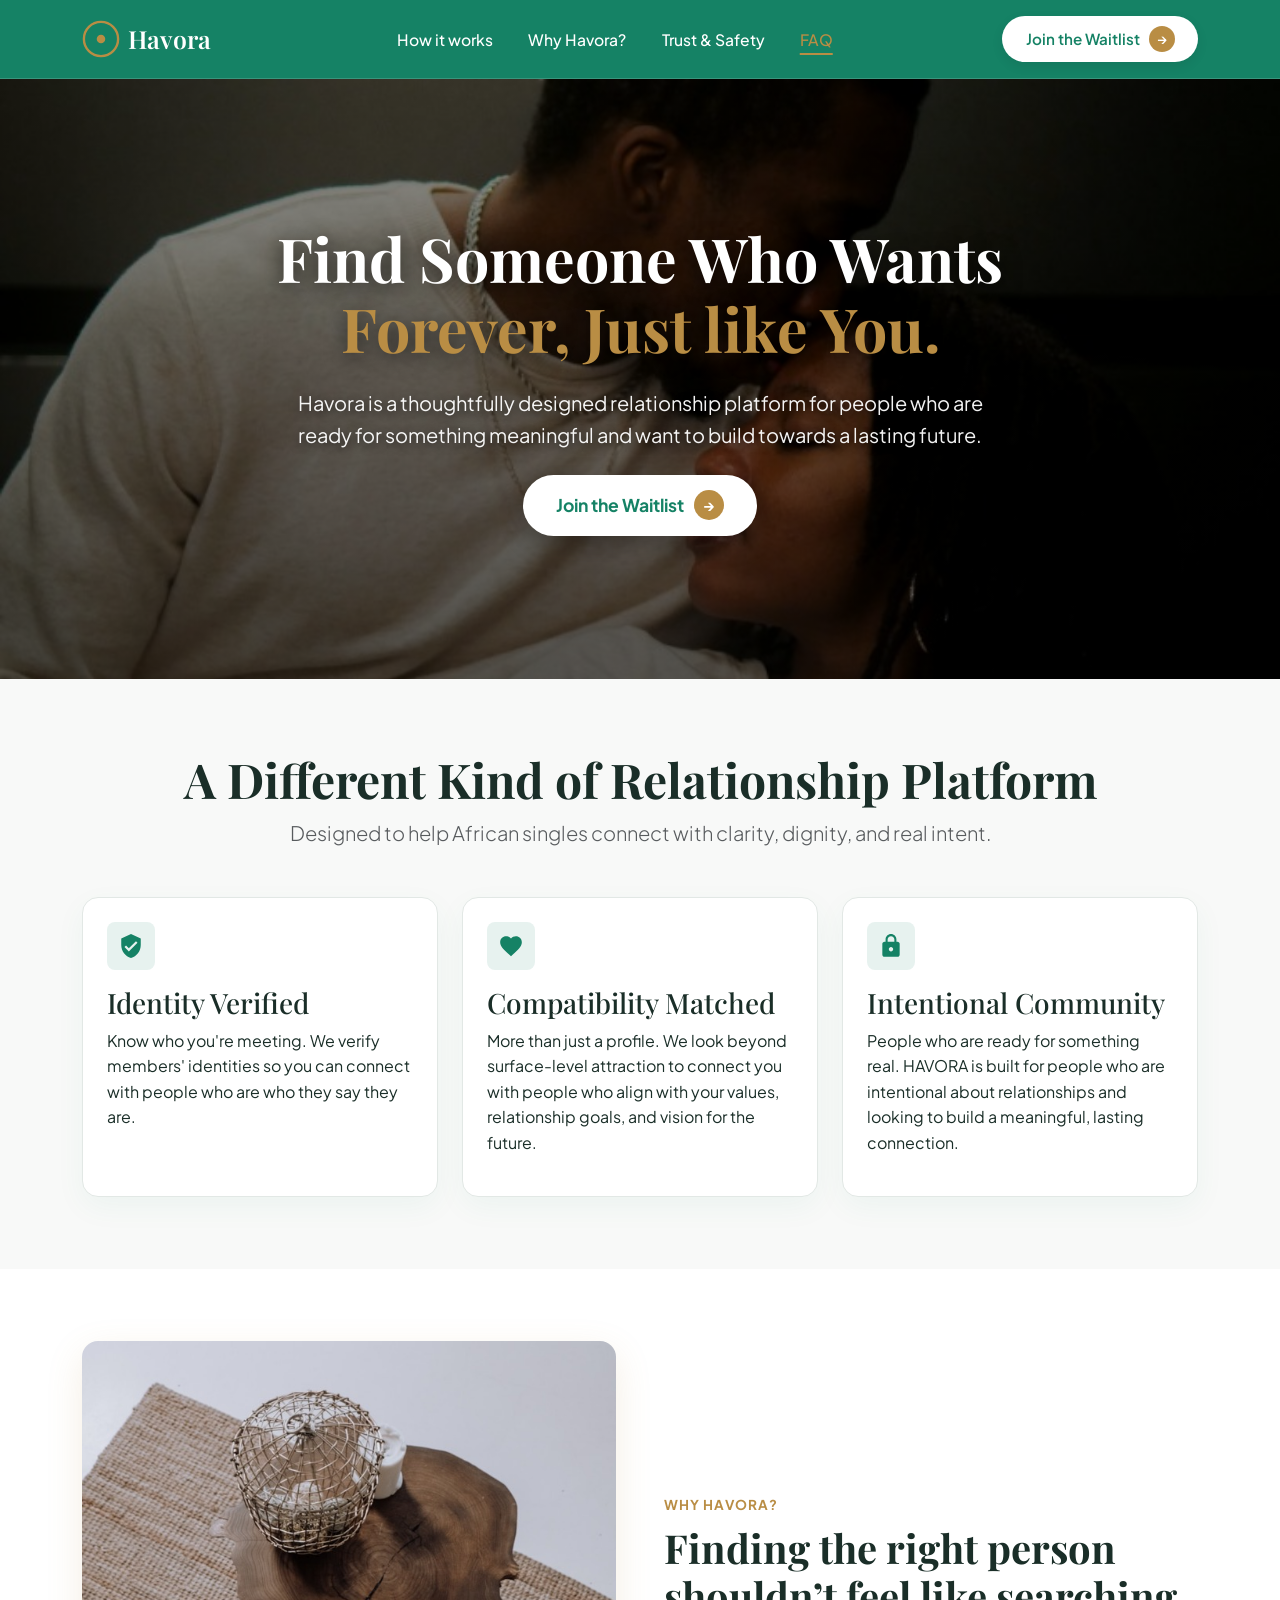
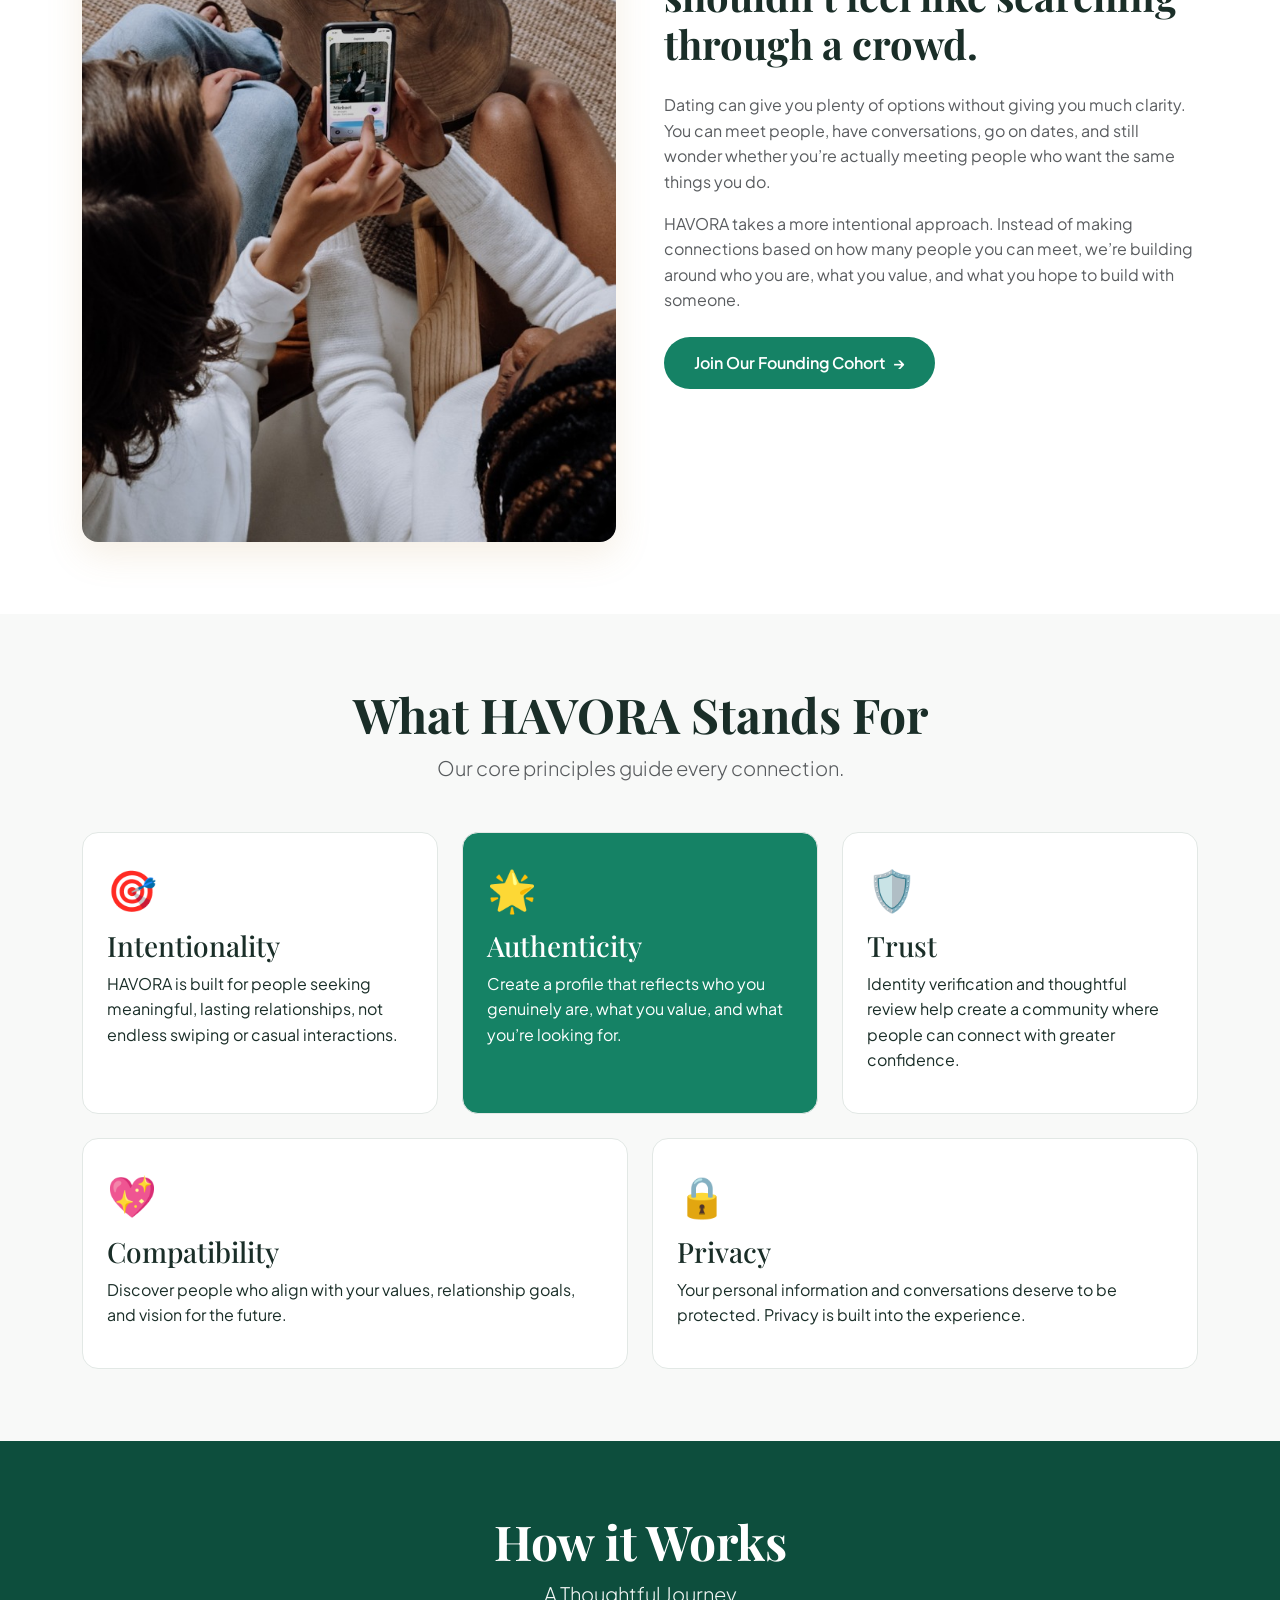
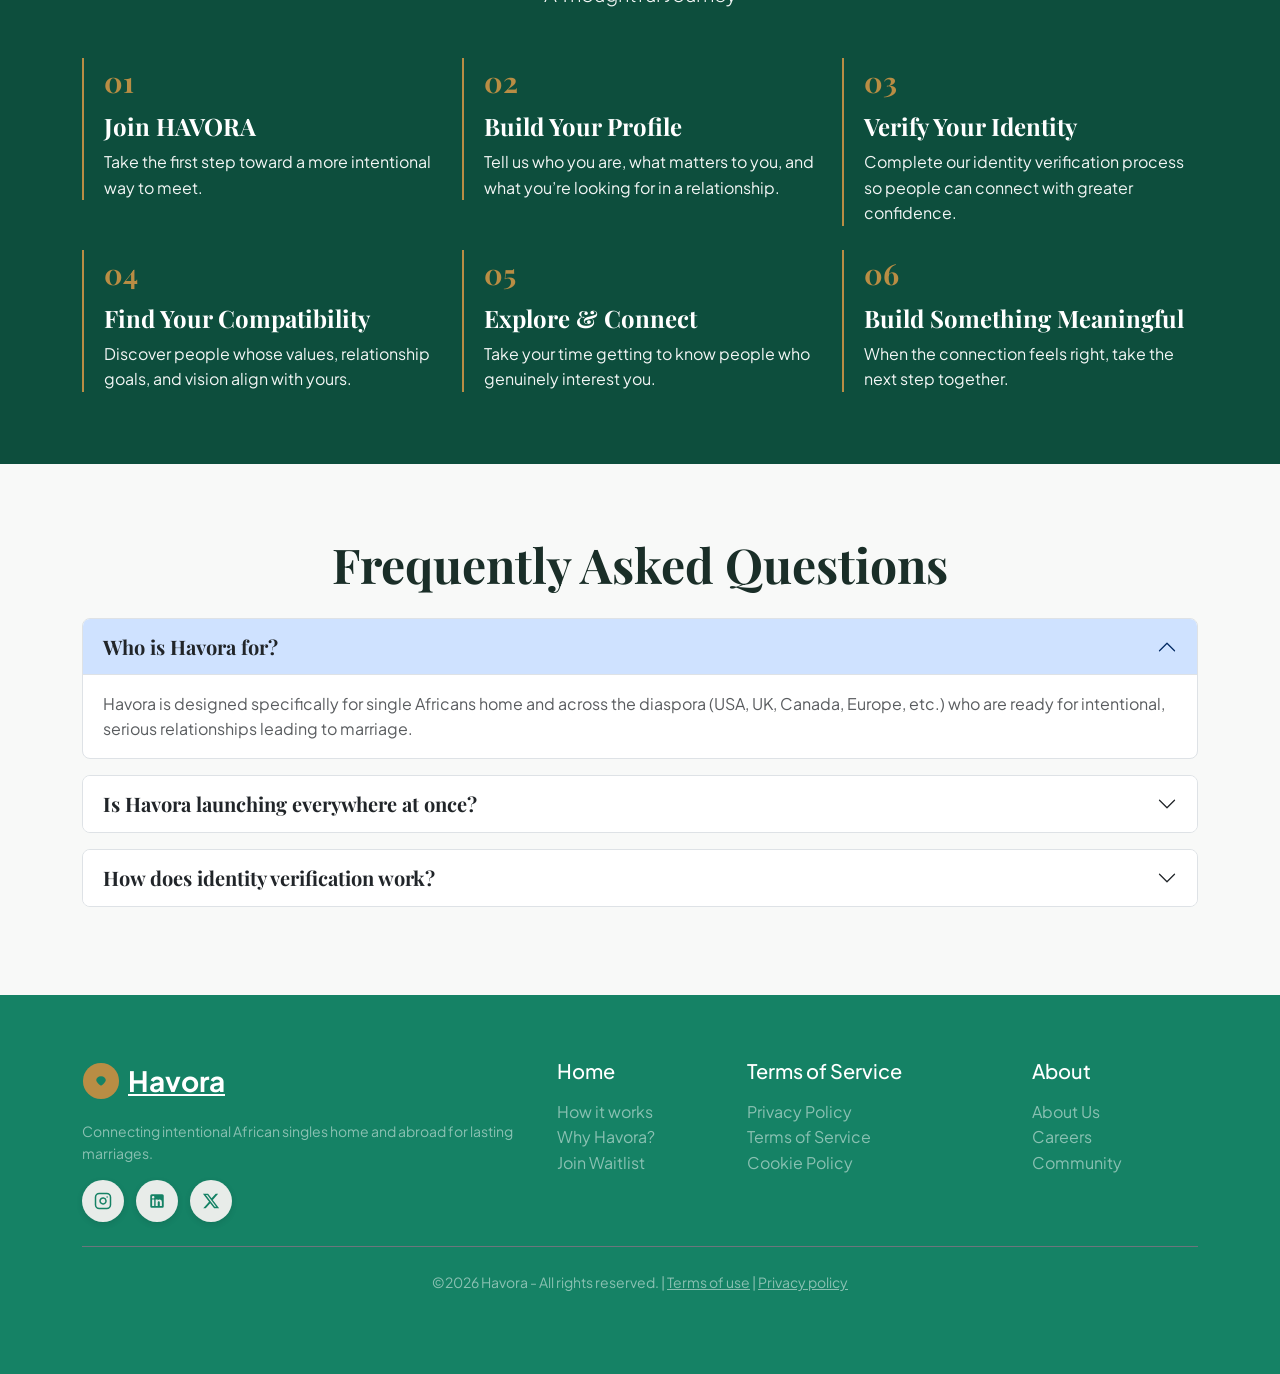
<file: index.html>
<!DOCTYPE html>
<html lang="en">
<head>
    <meta charset="UTF-8">
    <meta name="viewport" content="width=device-width, initial-scale=1.0">
    <title>HAVORA — Intentional Matchmaking for Africans Home & Abroad</title>
    <!-- Bootstrap 5.3 CSS -->
    <link href="https://cdn.jsdelivr.net/npm/bootstrap@5.3.3/dist/css/bootstrap.min.css" rel="stylesheet">
    <!-- Google Fonts: Playfair Display & Plus Jakarta Sans -->
    <link rel="preconnect" href="https://fonts.googleapis.com">
    <link rel="preconnect" href="https://fonts.gstatic.com" crossorigin>
    <link href="https://fonts.googleapis.com/css2?family=Playfair+Display:ital,wght@0,600;0,700;1,400;1,600&family=Plus+Jakarta+Sans:wght@400;500;600;700&display=swap" rel="stylesheet">
    <link rel="stylesheet" href="style.css">
</head>
<body class="v1-static-theme">

    <!-- Header Navigation -->
    <nav class="navbar navbar-expand-lg sticky-top custom-navbar">
        <div class="container">
            <a href="index.html" class="navbar-brand logo d-flex align-items-center gap-2">
                <div class="logo-emblem">
                    <svg viewBox="0 0 40 40" fill="none">
                        <circle cx="20" cy="20" r="18" fill="#158265" stroke="#B98D44" stroke-width="2.5"/>
                        <circle cx="20" cy="20" r="4.5" fill="#B98D44"/>
                    </svg>
                </div>
                <span class="logo-text text-white">Havora</span>
            </a>

            <button class="navbar-toggler border-0 text-white" type="button" data-bs-toggle="collapse" data-bs-target="#havoraNavbar" aria-controls="havoraNavbar" aria-expanded="false" aria-label="Toggle navigation">
                <span class="navbar-toggler-icon-custom">☰</span>
            </button>

            <div class="collapse navbar-collapse" id="havoraNavbar">
                <ul class="navbar-nav mx-auto mb-2 mb-lg-0 nav-links">
                    <li class="nav-item">
                        <a class="nav-link active" href="#how-it-works">How it works</a>
                    </li>
                    <li class="nav-item">
                        <a class="nav-link" href="#why-havora">Why Havora?</a>
                    </li>
                    <li class="nav-item">
                        <a class="nav-link" href="#principles">Trust & Safety</a>
                    </li>
                    <li class="nav-item">
                        <a class="nav-link" href="#faq">FAQ</a>
                    </li>
                </ul>

                <div class="nav-actions">
                    <a href="waitlist.html" class="btn btn-gold-pill">
                        <span>Join the Waitlist</span>
                        <span class="arrow-circle">&rarr;</span>
                    </a>
                </div>
            </div>
        </div>
    </nav>

    <!-- STATIC HERO BANNER (NO CAROUSEL) -->
    <header class="static-hero-section">
        <div class="container hero-content-container">
            <div class="row align-items-center justify-content-center text-center">
                <div class="col-lg-10">
                    <h1 class="hero-static-title mb-4">
                        Find Someone Who Wants <br>
                        <span class="highlight-gold">Forever, Just like You.</span>
                    </h1>
                    <p class="hero-static-subtext mx-auto mb-4">
                        Havora is a thoughtfully designed relationship platform for people who are ready for something meaningful and want to build towards a lasting future.
                    </p>
                    <div class="hero-cta-group d-flex flex-wrap justify-content-center gap-3">
                        <a href="waitlist.html" class="btn btn-gold-lg">
                            <span>Join the Waitlist</span>
                            <span class="arrow-circle-lg">&rarr;</span>
                        </a>
                    </div>
                </div>
            </div>
        </div>
    </header>

    <!-- A Different Kind of Relationship Platform -->
    <section class="section platform-section py-5">
        <div class="container py-4">
            <div class="section-header text-center mb-5">
                <h2 class="display-5 fw-bold">A Different Kind of Relationship Platform</h2>
                <p class="text-muted lead">Designed to help African singles connect with clarity, dignity, and real intent.</p>
            </div>

            <div class="row g-4">
                <div class="col-lg-4 col-md-6">
                    <div class="platform-card h-100 p-4">
                        <div class="card-icon-badge mb-3">
                            <svg viewBox="0 0 24 24" class="icon"><path fill="currentColor" d="M12 1L3 5v6c0 5.55 3.84 10.74 9 12c5.16-1.26 9-6.45 9-12V5l-9-4zm-2 16l-4-4l1.41-1.41L10 14.17l6.59-6.59L18 9l-8 8z"/></svg>
                        </div>
                        <h3>Identity Verified</h3>
                        <p>Know who you're meeting. We verify members' identities so you can connect with people who are who they say they are.</p>
                    </div>
                </div>

                <div class="col-lg-4 col-md-6">
                    <div class="platform-card h-100 p-4">
                        <div class="card-icon-badge mb-3">
                            <svg viewBox="0 0 24 24" class="icon"><path fill="currentColor" d="M12 21.35l-1.45-1.32C5.4 15.36 2 12.28 2 8.5 2 5.42 4.42 3 7.5 3c1.74 0 3.41.81 4.5 2.09C13.09 3.81 14.76 3 16.5 3 19.58 3 22 5.42 22 8.5c0 3.78-3.4 6.86-8.55 11.54L12 21.35z"/></svg>
                        </div>
                        <h3>Compatibility Matched</h3>
                        <p>More than just a profile. We look beyond surface-level attraction to connect you with people who align with your values, relationship goals, and vision for the future.</p>
                    </div>
                </div>

                <div class="col-lg-4 col-md-12">
                    <div class="platform-card h-100 p-4">
                        <div class="card-icon-badge mb-3">
                            <svg viewBox="0 0 24 24" class="icon"><path fill="currentColor" d="M18 8h-1V6c0-2.76-2.24-5-5-5S7 3.24 7 6v2H6c-1.1 0-2 .9-2 2v10c0 1.1.9 2 2 2h12c1.1 0 2-.9 2-2V10c0-1.1-.9-2-2-2zm-6 9c-1.1 0-2-.9-2-2s.9-2 2-2 2 .9 2 2-.9 2-2 2zm3.1-9H8.9V6c0-1.71 1.39-3.1 3.1-3.1 1.71 0 3.1 1.39 3.1 3.1v2z"/></svg>
                        </div>
                        <h3>Intentional Community</h3>
                        <p>People who are ready for something real. HAVORA is built for people who are intentional about relationships and looking to build a meaningful, lasting connection.</p>
                    </div>
                </div>
            </div>
        </div>
    </section>

    <!-- Why Havora? Section -->
    <section id="why-havora" class="section why-havora-section py-5 bg-white">
        <div class="container py-4">
            <div class="row align-items-center g-5">
                <div class="col-lg-6">
                    <div class="image-frame shadow-gold rounded-4 overflow-hidden">
                        <img src="why-havora.jpg" alt="Why Havora" class="img-fluid w-100 why-img">
                    </div>
                </div>

                <div class="col-lg-6">
                    <span class="why-tag-gold fw-bold text-uppercase mb-2 d-block">WHY HAVORA?</span>
                    <h2 class="display-6 fw-bold mb-4">Finding the right person shouldn’t feel like searching through a crowd.</h2>
                    <p class="text-muted mb-3">
                        Dating can give you plenty of options without giving you much clarity. You can meet people, have conversations, go on dates, and still wonder whether you’re actually meeting people who want the same things you do.
                    </p>
                    <p class="text-muted mb-4">
                        HAVORA takes a more intentional approach. Instead of making connections based on how many people you can meet, we’re building around who you are, what you value, and what you hope to build with someone.
                    </p>
                    <div class="why-cta">
                        <a href="waitlist.html" class="btn btn-teal">
                            <span>Join Our Founding Cohort</span>
                            <span class="arrow-circle">&rarr;</span>
                        </a>
                    </div>
                </div>
            </div>
        </div>
    </section>

    <!-- What HAVORA Stands For -->
    <section id="principles" class="section stands-for-section py-5">
        <div class="container py-4">
            <div class="section-header text-center mb-5">
                <h2 class="display-5 fw-bold">What HAVORA Stands For</h2>
                <p class="text-muted lead">Our core principles guide every connection.</p>
            </div>

            <div class="row g-4">
                <div class="col-lg-4 col-md-6">
                    <div class="stand-card h-100 p-4">
                        <div class="stand-icon fs-1 mb-2">🎯</div>
                        <h3>Intentionality</h3>
                        <p>HAVORA is built for people seeking meaningful, lasting relationships, not endless swiping or casual interactions.</p>
                    </div>
                </div>

                <div class="col-lg-4 col-md-6">
                    <div class="stand-card highlighted-teal h-100 p-4">
                        <div class="stand-icon fs-1 mb-2">🌟</div>
                        <h3>Authenticity</h3>
                        <p>Create a profile that reflects who you genuinely are, what you value, and what you’re looking for.</p>
                    </div>
                </div>

                <div class="col-lg-4 col-md-6">
                    <div class="stand-card h-100 p-4">
                        <div class="stand-icon fs-1 mb-2">🛡️</div>
                        <h3>Trust</h3>
                        <p>Identity verification and thoughtful review help create a community where people can connect with greater confidence.</p>
                    </div>
                </div>

                <div class="col-lg-6 col-md-6">
                    <div class="stand-card h-100 p-4">
                        <div class="stand-icon fs-1 mb-2">💖</div>
                        <h3>Compatibility</h3>
                        <p>Discover people who align with your values, relationship goals, and vision for the future.</p>
                    </div>
                </div>

                <div class="col-lg-6 col-md-12">
                    <div class="stand-card h-100 p-4">
                        <div class="stand-icon fs-1 mb-2">🔒</div>
                        <h3>Privacy</h3>
                        <p>Your personal information and conversations deserve to be protected. Privacy is built into the experience.</p>
                    </div>
                </div>
            </div>
        </div>
    </section>

    <!-- How it Works (#0D4E3D Deep Forest Green Background with Crisp White Text) -->
    <section id="how-it-works" class="section how-it-works-section py-5">
        <div class="container py-4">
            <div class="section-header text-center mb-5">
                <h2 class="display-5 fw-bold text-white mb-2">How it Works</h2>
                <p class="text-gold lead">A Thoughtful Journey</p>
            </div>

            <div class="row g-4">
                <div class="col-lg-4 col-md-6">
                    <div class="how-card">
                        <div class="step-num">01</div>
                        <h4 class="text-white fw-bold mt-2">Join HAVORA</h4>
                        <p class="text-white mb-0">Take the first step toward a more intentional way to meet.</p>
                    </div>
                </div>

                <div class="col-lg-4 col-md-6">
                    <div class="how-card">
                        <div class="step-num">02</div>
                        <h4 class="text-white fw-bold mt-2">Build Your Profile</h4>
                        <p class="text-white mb-0">Tell us who you are, what matters to you, and what you’re looking for in a relationship.</p>
                    </div>
                </div>

                <div class="col-lg-4 col-md-6">
                    <div class="how-card">
                        <div class="step-num">03</div>
                        <h4 class="text-white fw-bold mt-2">Verify Your Identity</h4>
                        <p class="text-white mb-0">Complete our identity verification process so people can connect with greater confidence.</p>
                    </div>
                </div>

                <div class="col-lg-4 col-md-6">
                    <div class="how-card">
                        <div class="step-num">04</div>
                        <h4 class="text-white fw-bold mt-2">Find Your Compatibility</h4>
                        <p class="text-white mb-0">Discover people whose values, relationship goals, and vision align with yours.</p>
                    </div>
                </div>

                <div class="col-lg-4 col-md-6">
                    <div class="how-card">
                        <div class="step-num">05</div>
                        <h4 class="text-white fw-bold mt-2">Explore & Connect</h4>
                        <p class="text-white mb-0">Take your time getting to know people who genuinely interest you.</p>
                    </div>
                </div>

                <div class="col-lg-4 col-md-6">
                    <div class="how-card">
                        <div class="step-num">06</div>
                        <h4 class="text-white fw-bold mt-2">Build Something Meaningful</h4>
                        <p class="text-white mb-0">When the connection feels right, take the next step together.</p>
                    </div>
                </div>
            </div>
        </div>
    </section>

    <!-- FAQ Accordion Section -->
    <section id="faq" class="section faq-section py-5">
        <div class="container small-container py-4">
            <div class="section-header text-center mb-4">
                <h2 class="display-5 fw-bold">Frequently Asked Questions</h2>
            </div>

            <div class="accordion custom-accordion" id="faqAccordion">
                <div class="accordion-item mb-3 rounded-3 overflow-hidden border">
                    <h2 class="accordion-header" id="faqHeadingOne">
                        <button class="accordion-button fw-bold text-dark fs-5" type="button" data-bs-toggle="collapse" data-bs-target="#faqCollapseOne" aria-expanded="true" aria-controls="faqCollapseOne">
                            Who is Havora for?
                        </button>
                    </h2>
                    <div id="faqCollapseOne" class="accordion-collapse collapse show" aria-labelledby="faqHeadingOne" data-bs-parent="#faqAccordion">
                        <div class="accordion-body text-muted">
                            Havora is designed specifically for single Africans home and across the diaspora (USA, UK, Canada, Europe, etc.) who are ready for intentional, serious relationships leading to marriage.
                        </div>
                    </div>
                </div>

                <div class="accordion-item mb-3 rounded-3 overflow-hidden border">
                    <h2 class="accordion-header" id="faqHeadingTwo">
                        <button class="accordion-button collapsed fw-bold text-dark fs-5" type="button" data-bs-toggle="collapse" data-bs-target="#faqCollapseTwo" aria-expanded="false" aria-controls="faqCollapseTwo">
                            Is Havora launching everywhere at once?
                        </button>
                    </h2>
                    <div id="faqCollapseTwo" class="accordion-collapse collapse" aria-labelledby="faqHeadingTwo" data-bs-parent="#faqAccordion">
                        <div class="accordion-body text-muted">
                            We are rolling out in curated batches to ensure deep match quality. Joining the waitlist gives you priority access as soon as your location opens.
                        </div>
                    </div>
                </div>

                <div class="accordion-item mb-3 rounded-3 overflow-hidden border">
                    <h2 class="accordion-header" id="faqHeadingThree">
                        <button class="accordion-button collapsed fw-bold text-dark fs-5" type="button" data-bs-toggle="collapse" data-bs-target="#faqCollapseThree" aria-expanded="false" aria-controls="faqCollapseThree">
                            How does identity verification work?
                        </button>
                    </h2>
                    <div id="faqCollapseThree" class="accordion-collapse collapse" aria-labelledby="faqHeadingThree" data-bs-parent="#faqAccordion">
                        <div class="accordion-body text-muted">
                            Every member completes a quick 2-step government ID & live selfie check before interacting, eliminating fake profiles and catfish.
                        </div>
                    </div>
                </div>
            </div>
        </div>
    </section>

    <!-- Footer -->
    <footer class="footer py-5 text-white">
        <div class="container py-3">
            <div class="row g-4 mb-4">
                <div class="col-lg-5 col-md-6">
                    <a href="index.html" class="logo text-white d-flex align-items-center gap-2 mb-3">
                        <div class="logo-emblem">
                            <svg viewBox="0 0 40 40" fill="none"><circle cx="20" cy="20" r="19" fill="#B98D44"/><path d="M15 19C15 17 17 15 20 15C23 15 25 17 25 19C25 22 20 25 20 25C20 25 15 22 15 19Z" fill="#158265"/></svg>
                        </div>
                        <span class="fs-3 fw-bold">Havora</span>
                    </a>
                    <p class="text-white-50 small mb-3">Connecting intentional African singles home and abroad for lasting marriages.</p>
                    
                    <!-- SVG Circular Social Media Icon Buttons -->
                    <div class="social-icons">
                        <a href="#" class="social-icon-btn" aria-label="Instagram">
                            <svg viewBox="0 0 24 24" width="18" height="18" fill="none" stroke="currentColor" stroke-width="2" stroke-linecap="round" stroke-linejoin="round"><rect x="2" y="2" width="20" height="20" rx="5" ry="5"></rect><path d="M16 11.37A4 4 0 1 1 12.63 8 4 4 0 0 1 16 11.37z"></path><line x1="17.5" y1="6.5" x2="17.51" y2="6.5"></line></svg>
                        </a>
                        <a href="#" class="social-icon-btn" aria-label="LinkedIn">
                            <svg viewBox="0 0 24 24" width="18" height="18" fill="currentColor"><path d="M19 3a2 2 0 0 1 2 2v14a2 2 0 0 1-2 2H5a2 2 0 0 1-2-2V5a2 2 0 0 1 2-2h14m-.5 15.5v-5.3a3.26 3.26 0 0 0-3.26-3.26c-.85 0-1.84.52-2.28 1.3v-1.11h-2.79v8.37h2.79v-4.93c0-.77.62-1.4 1.39-1.4a1.4 1.4 0 0 1 1.4 1.4v4.93h2.75M6.88 8.56a1.68 1.68 0 0 0 1.68-1.68c0-.93-.75-1.69-1.68-1.69a1.69 1.69 0 0 0-1.69 1.69c0 .93.76 1.68 1.69 1.68m1.39 9.94v-8.37H5.5v8.37h2.77z"/></svg>
                        </a>
                        <a href="#" class="social-icon-btn" aria-label="Twitter X">
                            <svg viewBox="0 0 24 24" width="18" height="18" fill="currentColor"><path d="M18.244 2.25h3.308l-7.227 8.26 8.502 11.24H16.17l-5.214-6.817L4.99 21.75H1.68l7.73-8.835L1.254 2.25H8.08l4.713 6.231zm-1.161 17.52h1.833L7.084 4.126H5.117z"/></svg>
                        </a>
                    </div>
                </div>

                <div class="col-lg-2 col-md-6">
                    <h5 class="text-white mb-3">Home</h5>
                    <ul class="list-unstyled">
                        <li><a href="#how-it-works" class="text-white-50 text-decoration-none">How it works</a></li>
                        <li><a href="#why-havora" class="text-white-50 text-decoration-none">Why Havora?</a></li>
                        <li><a href="waitlist.html" class="text-white-50 text-decoration-none">Join Waitlist</a></li>
                    </ul>
                </div>

                <div class="col-lg-3 col-md-6">
                    <h5 class="text-white mb-3">Terms of Service</h5>
                    <ul class="list-unstyled">
                        <li><a href="#" class="text-white-50 text-decoration-none">Privacy Policy</a></li>
                        <li><a href="#" class="text-white-50 text-decoration-none">Terms of Service</a></li>
                        <li><a href="#" class="text-white-50 text-decoration-none">Cookie Policy</a></li>
                    </ul>
                </div>

                <div class="col-lg-2 col-md-6">
                    <h5 class="text-white mb-3">About</h5>
                    <ul class="list-unstyled">
                        <li><a href="#" class="text-white-50 text-decoration-none">About Us</a></li>
                        <li><a href="#" class="text-white-50 text-decoration-none">Careers</a></li>
                        <li><a href="#" class="text-white-50 text-decoration-none">Community</a></li>
                    </ul>
                </div>
            </div>

            <div class="border-top border-secondary pt-4 text-center text-white-50 small">
                <p>©2026 Havora - All rights reserved. | <a href="#" class="text-white-50">Terms of use</a> | <a href="#" class="text-white-50">Privacy policy</a></p>
            </div>
        </div>
    </footer>

    <!-- Bootstrap 5.3 JS Bundle -->
    <script src="https://cdn.jsdelivr.net/npm/bootstrap@5.3.3/dist/js/bootstrap.bundle.min.js"></script>
    <script src="script.js"></script>
</body>
</html>
</file>
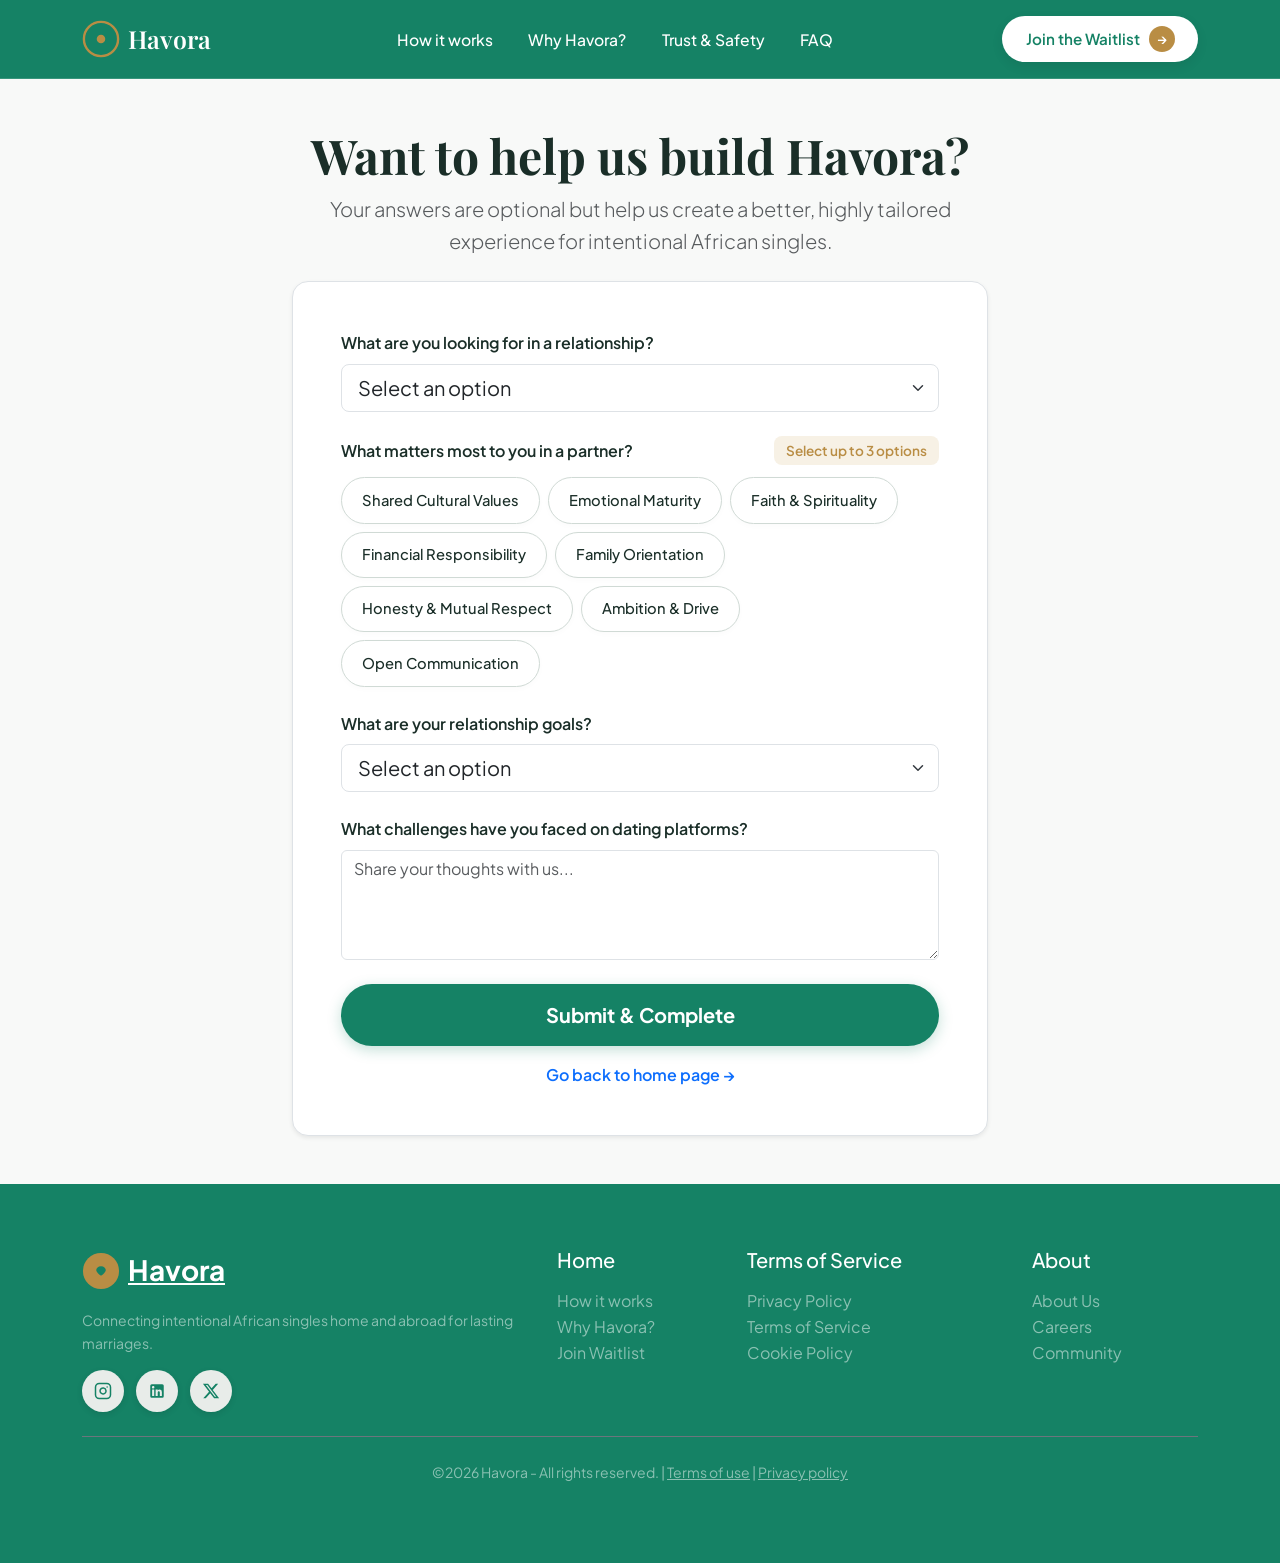
<file: research.html>
<!DOCTYPE html>
<html lang="en">
<head>
    <meta charset="UTF-8">
    <meta name="viewport" content="width=device-width, initial-scale=1.0">
    <title>Help Us Build Havora — Research Questions</title>
    <!-- Bootstrap 5.3 CSS -->
    <link href="https://cdn.jsdelivr.net/npm/bootstrap@5.3.3/dist/css/bootstrap.min.css" rel="stylesheet">
    <!-- Google Fonts: Playfair Display & Plus Jakarta Sans -->
    <link rel="preconnect" href="https://fonts.googleapis.com">
    <link rel="preconnect" href="https://fonts.gstatic.com" crossorigin>
    <link href="https://fonts.googleapis.com/css2?family=Playfair+Display:ital,wght@0,600;0,700;1,400;1,600&family=Plus+Jakarta+Sans:wght@400;500;600;700&display=swap" rel="stylesheet">
    <link rel="stylesheet" href="style.css">
</head>
<body class="page-research py-0">

    <!-- Header Navigation -->
    <nav class="navbar navbar-expand-lg sticky-top custom-navbar">
        <div class="container">
            <a href="index.html" class="navbar-brand logo d-flex align-items-center gap-2">
                <div class="logo-emblem">
                    <svg viewBox="0 0 40 40" fill="none">
                        <circle cx="20" cy="20" r="18" fill="#158265" stroke="#B98D44" stroke-width="2.5"/>
                        <circle cx="20" cy="20" r="4.5" fill="#B98D44"/>
                    </svg>
                </div>
                <span class="logo-text text-white">Havora</span>
            </a>

            <button class="navbar-toggler border-0 text-white" type="button" data-bs-toggle="collapse" data-bs-target="#havoraNavbar" aria-controls="havoraNavbar" aria-expanded="false" aria-label="Toggle navigation">
                <span class="navbar-toggler-icon-custom">☰</span>
            </button>

            <div class="collapse navbar-collapse" id="havoraNavbar">
                <ul class="navbar-nav mx-auto mb-2 mb-lg-0 nav-links">
                    <li class="nav-item">
                        <a class="nav-link" href="index.html#how-it-works">How it works</a>
                    </li>
                    <li class="nav-item">
                        <a class="nav-link" href="index.html#why-havora">Why Havora?</a>
                    </li>
                    <li class="nav-item">
                        <a class="nav-link" href="index.html#principles">Trust & Safety</a>
                    </li>
                    <li class="nav-item">
                        <a class="nav-link" href="index.html#faq">FAQ</a>
                    </li>
                </ul>

                <div class="nav-actions">
                    <a href="waitlist.html" class="btn btn-gold-pill">
                        <span>Join the Waitlist</span>
                        <span class="arrow-circle">&rarr;</span>
                    </a>
                </div>
            </div>
        </div>
    </nav>

    <!-- Main Content -->
    <main class="main-content research-page-content py-5">
        <div class="container" style="max-width: 720px;">
            <div class="research-header text-center mb-4">
                <h1 class="page-title display-5 fw-bold mb-2">Want to help us build Havora?</h1>
                <p class="page-subtitle text-muted lead">Your answers are optional but help us create a better, highly tailored experience for intentional African singles.</p>
            </div>

            <div class="form-wrapper-card p-4 p-md-5 bg-white rounded-4 shadow-sm border">
                <form id="research-form" action="thankyou.html">
                    <div class="mb-4">
                        <label for="looking-for" class="form-label fw-semibold">What are you looking for in a relationship?</label>
                        <select id="looking-for" class="form-select form-select-lg custom-select">
                            <option value="">Select an option</option>
                            <option value="marriage">Serious Relationship leading to Marriage</option>
                            <option value="diaspora-match">Diaspora Connection & Intentional Dating</option>
                            <option value="longterm">Long-term Companionship</option>
                        </select>
                    </div>

                    <!-- Multi-Select Section for Partner Preferences (Up to 3 options) -->
                    <div class="mb-4">
                        <div class="d-flex justify-content-between align-items-center mb-2">
                            <label class="form-label fw-semibold mb-0">What matters most to you in a partner?</label>
                            <span class="select-limit-badge" id="limit-badge">Select up to 3 options</span>
                        </div>
                        
                        <div class="multiselect-chip-container d-flex flex-wrap gap-2" id="partner-chips-container">
                            <button type="button" class="chip-option" onclick="toggleChipOption(this, event)" data-value="Shared Cultural Values">
                                <span class="chip-check-icon">✓</span> <span class="chip-label">Shared Cultural Values</span>
                            </button>
                            <button type="button" class="chip-option" onclick="toggleChipOption(this, event)" data-value="Emotional Maturity">
                                <span class="chip-check-icon">✓</span> <span class="chip-label">Emotional Maturity</span>
                            </button>
                            <button type="button" class="chip-option" onclick="toggleChipOption(this, event)" data-value="Faith & Spirituality">
                                <span class="chip-check-icon">✓</span> <span class="chip-label">Faith & Spirituality</span>
                            </button>
                            <button type="button" class="chip-option" onclick="toggleChipOption(this, event)" data-value="Financial Responsibility">
                                <span class="chip-check-icon">✓</span> <span class="chip-label">Financial Responsibility</span>
                            </button>
                            <button type="button" class="chip-option" onclick="toggleChipOption(this, event)" data-value="Family Orientation">
                                <span class="chip-check-icon">✓</span> <span class="chip-label">Family Orientation</span>
                            </button>
                            <button type="button" class="chip-option" onclick="toggleChipOption(this, event)" data-value="Honesty & Mutual Respect">
                                <span class="chip-check-icon">✓</span> <span class="chip-label">Honesty & Mutual Respect</span>
                            </button>
                            <button type="button" class="chip-option" onclick="toggleChipOption(this, event)" data-value="Ambition & Drive">
                                <span class="chip-check-icon">✓</span> <span class="chip-label">Ambition & Drive</span>
                            </button>
                            <button type="button" class="chip-option" onclick="toggleChipOption(this, event)" data-value="Open Communication">
                                <span class="chip-check-icon">✓</span> <span class="chip-label">Open Communication</span>
                            </button>
                        </div>
                        <input type="hidden" id="selected-partner-matters" name="partner_matters">
                    </div>

                    <div class="mb-4">
                        <label for="relationship-goals" class="form-label fw-semibold">What are your relationship goals?</label>
                        <select id="relationship-goals" class="form-select form-select-lg custom-select">
                            <option value="">Select an option</option>
                            <option value="12months">Marriage in 1 - 2 Years</option>
                            <option value="courtship">Thoughtful Courtship First</option>
                        </select>
                    </div>

                    <div class="mb-4">
                        <label for="challenges" class="form-label fw-semibold">What challenges have you faced on dating platforms?</label>
                        <textarea id="challenges" class="form-control custom-input" rows="4" placeholder="Share your thoughts with us..."></textarea>
                    </div>

                    <div class="form-submit-action text-center">
                        <button type="submit" class="btn btn-teal-filled w-100 py-3 fw-bold fs-5 mb-3">
                            Submit & Complete
                        </button>
                        <a href="index.html" class="text-teal text-decoration-none fw-semibold">Go back to home page &rarr;</a>
                    </div>
                </form>
            </div>
        </div>
    </main>

    <!-- Footer -->
    <footer class="footer py-5 text-white">
        <div class="container py-3">
            <div class="row g-4 mb-4">
                <div class="col-lg-5 col-md-6">
                    <a href="index.html" class="logo text-white d-flex align-items-center gap-2 mb-3">
                        <div class="logo-emblem">
                            <svg viewBox="0 0 40 40" fill="none"><circle cx="20" cy="20" r="19" fill="#B98D44"/><path d="M15 19C15 17 17 15 20 15C23 15 25 17 25 19C25 22 20 25 20 25C20 25 15 22 15 19Z" fill="#158265"/></svg>
                        </div>
                        <span class="fs-3 fw-bold">Havora</span>
                    </a>
                    <p class="text-white-50 small mb-3">Connecting intentional African singles home and abroad for lasting marriages.</p>
                    
                    <div class="social-icons">
                        <a href="#" class="social-icon-btn" aria-label="Instagram">
                            <svg viewBox="0 0 24 24" width="18" height="18" fill="none" stroke="currentColor" stroke-width="2" stroke-linecap="round" stroke-linejoin="round"><rect x="2" y="2" width="20" height="20" rx="5" ry="5"></rect><path d="M16 11.37A4 4 0 1 1 12.63 8 4 4 0 0 1 16 11.37z"></path><line x1="17.5" y1="6.5" x2="17.51" y2="6.5"></line></svg>
                        </a>
                        <a href="#" class="social-icon-btn" aria-label="LinkedIn">
                            <svg viewBox="0 0 24 24" width="18" height="18" fill="currentColor"><path d="M19 3a2 2 0 0 1 2 2v14a2 2 0 0 1-2 2H5a2 2 0 0 1-2-2V5a2 2 0 0 1 2-2h14m-.5 15.5v-5.3a3.26 3.26 0 0 0-3.26-3.26c-.85 0-1.84.52-2.28 1.3v-1.11h-2.79v8.37h2.79v-4.93c0-.77.62-1.4 1.39-1.4a1.4 1.4 0 0 1 1.4 1.4v4.93h2.75M6.88 8.56a1.68 1.68 0 0 0 1.68-1.68c0-.93-.75-1.69-1.68-1.69a1.69 1.69 0 0 0-1.69 1.69c0 .93.76 1.68 1.69 1.68m1.39 9.94v-8.37H5.5v8.37h2.77z"/></svg>
                        </a>
                        <a href="#" class="social-icon-btn" aria-label="Twitter X">
                            <svg viewBox="0 0 24 24" width="18" height="18" fill="currentColor"><path d="M18.244 2.25h3.308l-7.227 8.26 8.502 11.24H16.17l-5.214-6.817L4.99 21.75H1.68l7.73-8.835L1.254 2.25H8.08l4.713 6.231zm-1.161 17.52h1.833L7.084 4.126H5.117z"/></svg>
                        </a>
                    </div>
                </div>

                <div class="col-lg-2 col-md-6">
                    <h5 class="text-white mb-3">Home</h5>
                    <ul class="list-unstyled">
                        <li><a href="index.html#how-it-works" class="text-white-50 text-decoration-none">How it works</a></li>
                        <li><a href="index.html#why-havora" class="text-white-50 text-decoration-none">Why Havora?</a></li>
                        <li><a href="waitlist.html" class="text-white-50 text-decoration-none">Join Waitlist</a></li>
                    </ul>
                </div>

                <div class="col-lg-3 col-md-6">
                    <h5 class="text-white mb-3">Terms of Service</h5>
                    <ul class="list-unstyled">
                        <li><a href="#" class="text-white-50 text-decoration-none">Privacy Policy</a></li>
                        <li><a href="#" class="text-white-50 text-decoration-none">Terms of Service</a></li>
                        <li><a href="#" class="text-white-50 text-decoration-none">Cookie Policy</a></li>
                    </ul>
                </div>

                <div class="col-lg-2 col-md-6">
                    <h5 class="text-white mb-3">About</h5>
                    <ul class="list-unstyled">
                        <li><a href="#" class="text-white-50 text-decoration-none">About Us</a></li>
                        <li><a href="#" class="text-white-50 text-decoration-none">Careers</a></li>
                        <li><a href="#" class="text-white-50 text-decoration-none">Community</a></li>
                    </ul>
                </div>
            </div>

            <div class="border-top border-secondary pt-4 text-center text-white-50 small">
                <p>©2026 Havora - All rights reserved. | <a href="#" class="text-white-50">Terms of use</a> | <a href="#" class="text-white-50">Privacy policy</a></p>
            </div>
        </div>
    </footer>

    <!-- Bootstrap 5.3 JS Bundle -->
    <script src="https://cdn.jsdelivr.net/npm/bootstrap@5.3.3/dist/js/bootstrap.bundle.min.js"></script>
    <script src="script.js"></script>
</body>
</html>
</file>
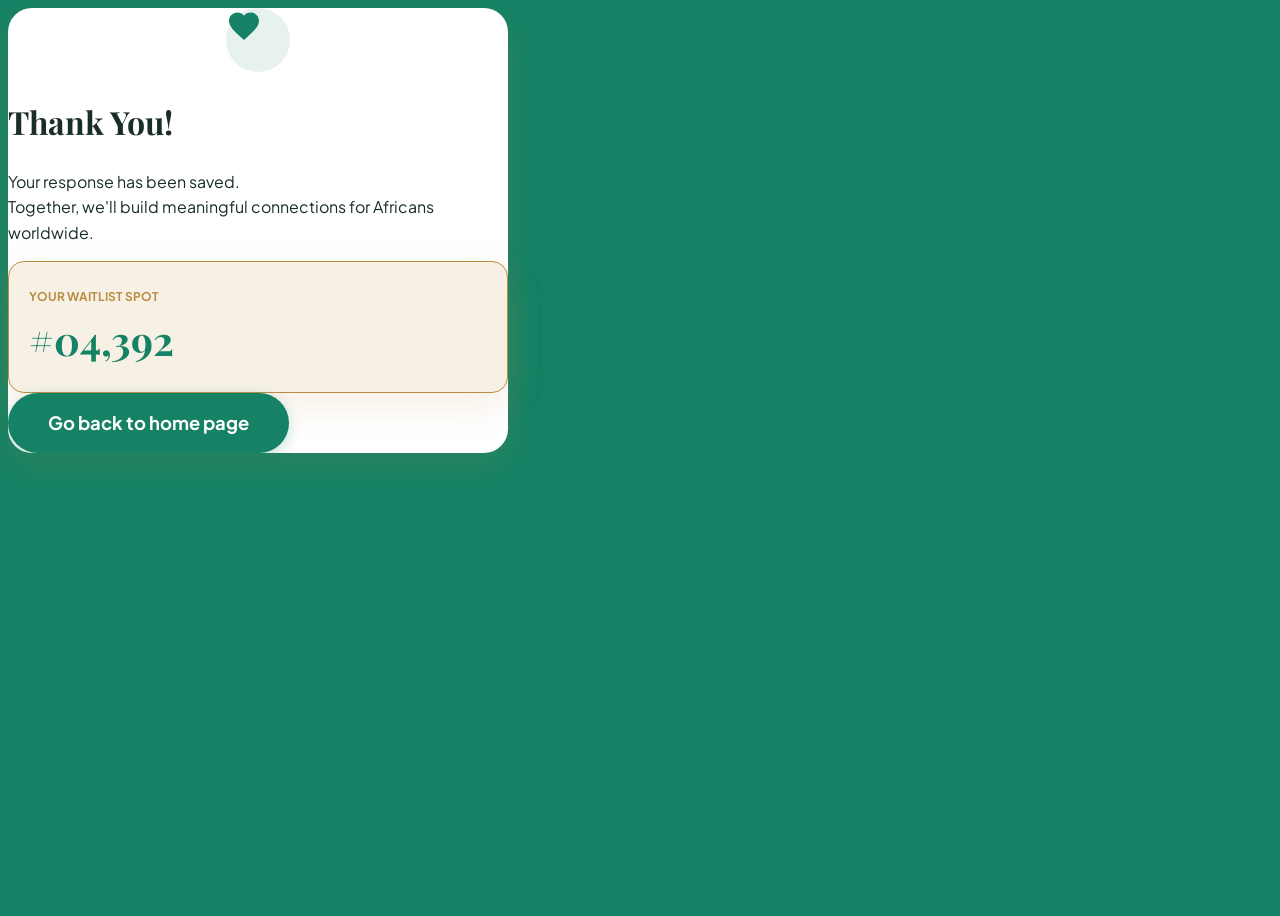
<file: thankyou.html>
<!DOCTYPE html>
<html lang="en">
<head>
    <meta charset="UTF-8">
    <meta name="viewport" content="width=device-width, initial-scale=1.0">
    <title>Thank You — Havora Waitlist</title>
    <!-- Google Fonts: Playfair Display & Plus Jakarta Sans -->
    <link rel="preconnect" href="https://fonts.googleapis.com">
    <link rel="preconnect" href="https://fonts.gstatic.com" crossorigin>
    <link href="https://fonts.googleapis.com/css2?family=Playfair+Display:ital,wght@0,600;0,700;1,400;1,600&family=Plus+Jakarta+Sans:wght@400;500;600;700&display=swap" rel="stylesheet">
    <link rel="stylesheet" href="style.css">
</head>
<body class="page-thankyou">

    <div class="thankyou-wrapper">
        <div class="thankyou-card text-center">
            <div class="heart-badge-circle">
                <svg viewBox="0 0 24 24" class="heart-icon"><path fill="#158265" d="M12 21.35l-1.45-1.32C5.4 15.36 2 12.28 2 8.5 2 5.42 4.42 3 7.5 3c1.74 0 3.41.81 4.5 2.09C13.09 3.81 14.76 3 16.5 3 19.58 3 22 5.42 22 8.5c0 3.78-3.4 6.86-8.55 11.54L12 21.35z"/></svg>
            </div>

            <h1 class="thank-title">Thank You!</h1>
            <p class="thank-desc">
                Your response has been saved. <br>
                Together, we'll build meaningful connections for Africans worldwide.
            </p>

            <div class="queue-badge shadow-gold">
                <span class="queue-label">YOUR WAITLIST SPOT</span>
                <div class="queue-number">#04,392</div>
            </div>

            <div class="thank-action">
                <a href="index.html" class="btn btn-teal-filled">Go back to home page</a>
            </div>
        </div>
    </div>

</body>
</html>
</file>
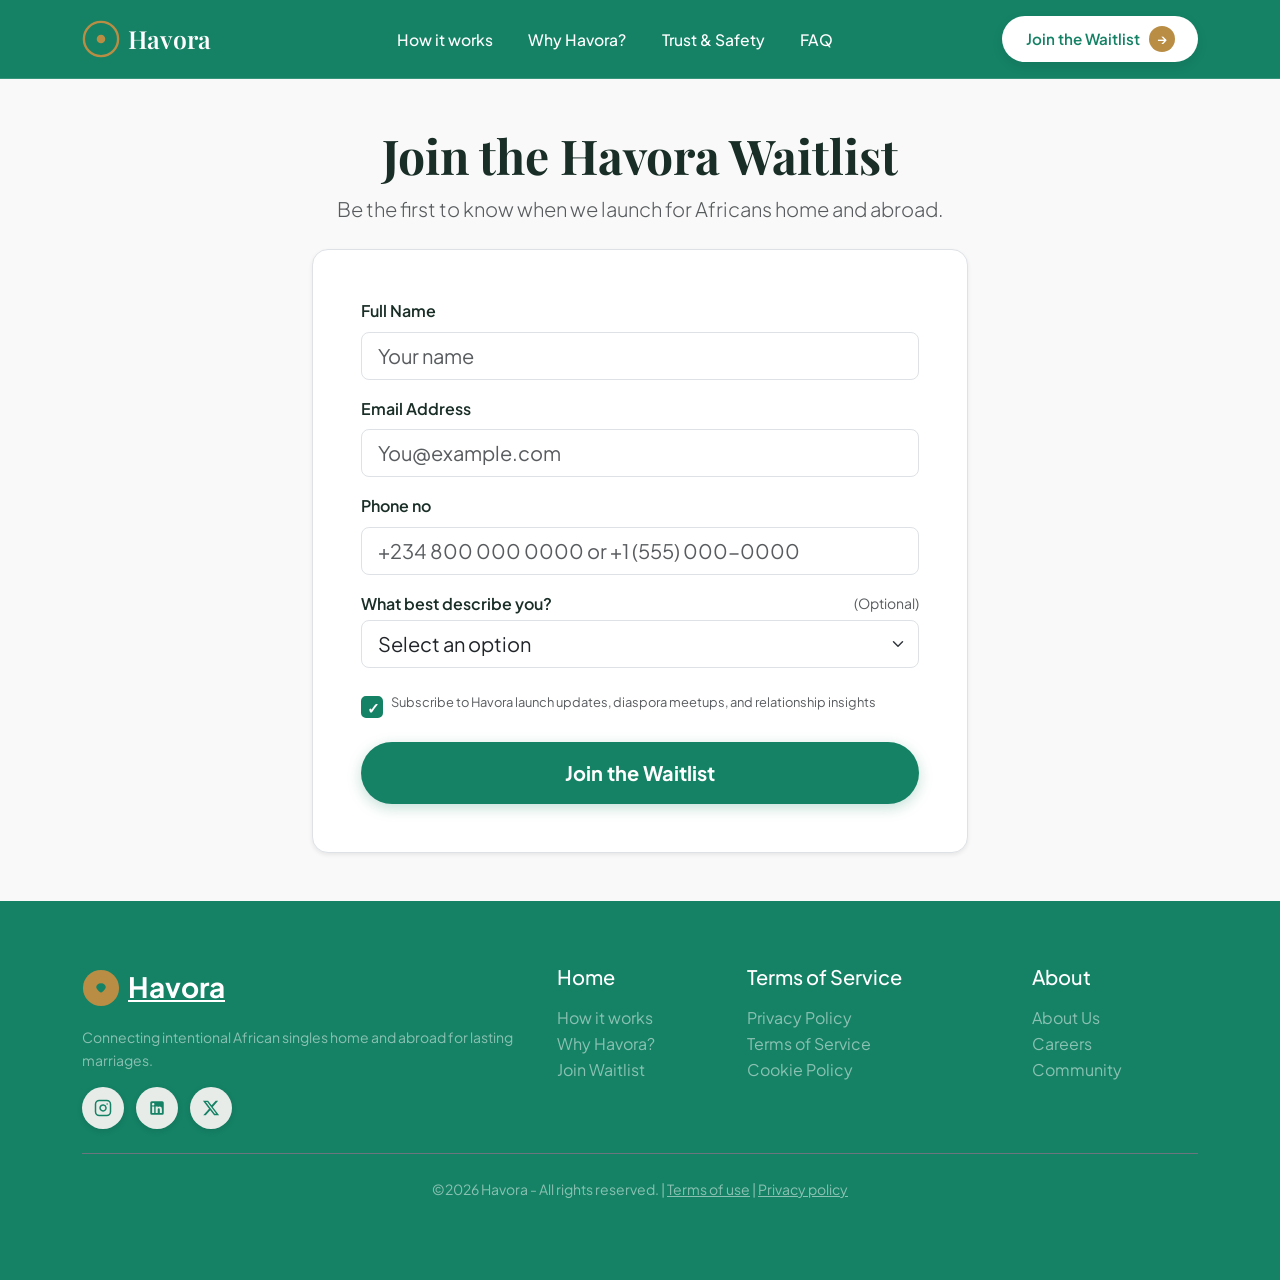
<file: waitlist.html>
<!DOCTYPE html>
<html lang="en">
<head>
    <meta charset="UTF-8">
    <meta name="viewport" content="width=device-width, initial-scale=1.0">
    <title>Join the Havora Waitlist — Intentional Matchmaking</title>
    <!-- Bootstrap 5.3 CSS -->
    <link href="https://cdn.jsdelivr.net/npm/bootstrap@5.3.3/dist/css/bootstrap.min.css" rel="stylesheet">
    <!-- Google Fonts: Playfair Display & Plus Jakarta Sans -->
    <link rel="preconnect" href="https://fonts.googleapis.com">
    <link rel="preconnect" href="https://fonts.gstatic.com" crossorigin>
    <link href="https://fonts.googleapis.com/css2?family=Playfair+Display:ital,wght@0,600;0,700;1,400;1,600&family=Plus+Jakarta+Sans:wght@400;500;600;700&display=swap" rel="stylesheet">
    <link rel="stylesheet" href="style.css">
</head>
<body class="page-waitlist py-0">

    <!-- Header Navigation -->
    <nav class="navbar navbar-expand-lg sticky-top custom-navbar">
        <div class="container">
            <a href="index.html" class="navbar-brand logo d-flex align-items-center gap-2">
                <div class="logo-emblem">
                    <svg viewBox="0 0 40 40" fill="none">
                        <circle cx="20" cy="20" r="18" fill="#158265" stroke="#B98D44" stroke-width="2.5"/>
                        <circle cx="20" cy="20" r="4.5" fill="#B98D44"/>
                    </svg>
                </div>
                <span class="logo-text text-white">Havora</span>
            </a>

            <button class="navbar-toggler border-0 text-white" type="button" data-bs-toggle="collapse" data-bs-target="#havoraNavbar" aria-controls="havoraNavbar" aria-expanded="false" aria-label="Toggle navigation">
                <span class="navbar-toggler-icon-custom">☰</span>
            </button>

            <div class="collapse navbar-collapse" id="havoraNavbar">
                <ul class="navbar-nav mx-auto mb-2 mb-lg-0 nav-links">
                    <li class="nav-item">
                        <a class="nav-link" href="index.html#how-it-works">How it works</a>
                    </li>
                    <li class="nav-item">
                        <a class="nav-link" href="index.html#why-havora">Why Havora?</a>
                    </li>
                    <li class="nav-item">
                        <a class="nav-link" href="index.html#principles">Trust & Safety</a>
                    </li>
                    <li class="nav-item">
                        <a class="nav-link" href="index.html#faq">FAQ</a>
                    </li>
                </ul>

                <div class="nav-actions">
                    <a href="waitlist.html" class="btn btn-gold-pill">
                        <span>Join the Waitlist</span>
                        <span class="arrow-circle">&rarr;</span>
                    </a>
                </div>
            </div>
        </div>
    </nav>

    <!-- Dedicated Page Main Content -->
    <main class="main-content waitlist-page-content py-5">
        <div class="container" style="max-width: 680px;">
            <div class="waitlist-header text-center mb-4">
                <h1 class="page-title display-5 fw-bold mb-2">Join the Havora Waitlist</h1>
                <p class="page-subtitle text-muted lead">Be the first to know when we launch for Africans home and abroad.</p>
            </div>

            <div class="form-wrapper-card p-4 p-md-5 bg-white rounded-4 shadow-sm border">
                <form id="standalone-waitlist-form" action="research.html">
                    <div class="mb-3">
                        <label for="full-name" class="form-label fw-semibold">Full Name</label>
                        <input type="text" id="full-name" class="form-control form-control-lg custom-input" placeholder="Your name" required>
                    </div>

                    <div class="mb-3">
                        <label for="email-address" class="form-label fw-semibold">Email Address</label>
                        <input type="email" id="email-address" class="form-control form-control-lg custom-input" placeholder="You@example.com" required>
                    </div>

                    <div class="mb-3">
                        <label for="phone-no" class="form-label fw-semibold">Phone no</label>
                        <input type="tel" id="phone-no" class="form-control form-control-lg custom-input" placeholder="+234 800 000 0000 or +1 (555) 000-0000">
                    </div>

                    <div class="mb-4">
                        <div class="d-flex justify-content-between align-items-center mb-1">
                            <label for="describe-you" class="form-label fw-semibold mb-0">What best describe you?</label>
                            <span class="text-muted small">(Optional)</span>
                        </div>
                        <select id="describe-you" class="form-select form-select-lg custom-select">
                            <option value="">Select an option</option>
                            <option value="diaspora-seeking">African in Diaspora seeking partner back home or abroad</option>
                            <option value="home-seeking">African at Home seeking serious long-term commitment</option>
                            <option value="marriage-ready">Ready for Marriage within 12-24 months</option>
                        </select>
                    </div>

                    <div class="mb-4">
                        <label class="checkbox-container d-flex align-items-start gap-2">
                            <input type="checkbox" checked required>
                            <span class="checkmark mt-1"></span>
                            <span class="checkbox-text text-muted small">Subscribe to Havora launch updates, diaspora meetups, and relationship insights</span>
                        </label>
                    </div>

                    <div class="form-submit-action">
                        <button type="submit" class="btn btn-teal-filled w-100 py-3 fw-bold fs-5">
                            <span>Join the Waitlist</span>
                        </button>
                    </div>
                </form>
            </div>
        </div>
    </main>

    <!-- Footer -->
    <footer class="footer py-5 text-white">
        <div class="container py-3">
            <div class="row g-4 mb-4">
                <div class="col-lg-5 col-md-6">
                    <a href="index.html" class="logo text-white d-flex align-items-center gap-2 mb-3">
                        <div class="logo-emblem">
                            <svg viewBox="0 0 40 40" fill="none"><circle cx="20" cy="20" r="19" fill="#B98D44"/><path d="M15 19C15 17 17 15 20 15C23 15 25 17 25 19C25 22 20 25 20 25C20 25 15 22 15 19Z" fill="#158265"/></svg>
                        </div>
                        <span class="fs-3 fw-bold">Havora</span>
                    </a>
                    <p class="text-white-50 small mb-3">Connecting intentional African singles home and abroad for lasting marriages.</p>
                    
                    <div class="social-icons">
                        <a href="#" class="social-icon-btn" aria-label="Instagram">
                            <svg viewBox="0 0 24 24" width="18" height="18" fill="none" stroke="currentColor" stroke-width="2" stroke-linecap="round" stroke-linejoin="round"><rect x="2" y="2" width="20" height="20" rx="5" ry="5"></rect><path d="M16 11.37A4 4 0 1 1 12.63 8 4 4 0 0 1 16 11.37z"></path><line x1="17.5" y1="6.5" x2="17.51" y2="6.5"></line></svg>
                        </a>
                        <a href="#" class="social-icon-btn" aria-label="LinkedIn">
                            <svg viewBox="0 0 24 24" width="18" height="18" fill="currentColor"><path d="M19 3a2 2 0 0 1 2 2v14a2 2 0 0 1-2 2H5a2 2 0 0 1-2-2V5a2 2 0 0 1 2-2h14m-.5 15.5v-5.3a3.26 3.26 0 0 0-3.26-3.26c-.85 0-1.84.52-2.28 1.3v-1.11h-2.79v8.37h2.79v-4.93c0-.77.62-1.4 1.39-1.4a1.4 1.4 0 0 1 1.4 1.4v4.93h2.75M6.88 8.56a1.68 1.68 0 0 0 1.68-1.68c0-.93-.75-1.69-1.68-1.69a1.69 1.69 0 0 0-1.69 1.69c0 .93.76 1.68 1.69 1.68m1.39 9.94v-8.37H5.5v8.37h2.77z"/></svg>
                        </a>
                        <a href="#" class="social-icon-btn" aria-label="Twitter X">
                            <svg viewBox="0 0 24 24" width="18" height="18" fill="currentColor"><path d="M18.244 2.25h3.308l-7.227 8.26 8.502 11.24H16.17l-5.214-6.817L4.99 21.75H1.68l7.73-8.835L1.254 2.25H8.08l4.713 6.231zm-1.161 17.52h1.833L7.084 4.126H5.117z"/></svg>
                        </a>
                    </div>
                </div>

                <div class="col-lg-2 col-md-6">
                    <h5 class="text-white mb-3">Home</h5>
                    <ul class="list-unstyled">
                        <li><a href="index.html#how-it-works" class="text-white-50 text-decoration-none">How it works</a></li>
                        <li><a href="index.html#why-havora" class="text-white-50 text-decoration-none">Why Havora?</a></li>
                        <li><a href="waitlist.html" class="text-white-50 text-decoration-none">Join Waitlist</a></li>
                    </ul>
                </div>

                <div class="col-lg-3 col-md-6">
                    <h5 class="text-white mb-3">Terms of Service</h5>
                    <ul class="list-unstyled">
                        <li><a href="#" class="text-white-50 text-decoration-none">Privacy Policy</a></li>
                        <li><a href="#" class="text-white-50 text-decoration-none">Terms of Service</a></li>
                        <li><a href="#" class="text-white-50 text-decoration-none">Cookie Policy</a></li>
                    </ul>
                </div>

                <div class="col-lg-2 col-md-6">
                    <h5 class="text-white mb-3">About</h5>
                    <ul class="list-unstyled">
                        <li><a href="#" class="text-white-50 text-decoration-none">About Us</a></li>
                        <li><a href="#" class="text-white-50 text-decoration-none">Careers</a></li>
                        <li><a href="#" class="text-white-50 text-decoration-none">Community</a></li>
                    </ul>
                </div>
            </div>

            <div class="border-top border-secondary pt-4 text-center text-white-50 small">
                <p>©2026 Havora - All rights reserved. | <a href="#" class="text-white-50">Terms of use</a> | <a href="#" class="text-white-50">Privacy policy</a></p>
            </div>
        </div>
    </footer>

    <!-- Bootstrap 5.3 JS Bundle -->
    <script src="https://cdn.jsdelivr.net/npm/bootstrap@5.3.3/dist/js/bootstrap.bundle.min.js"></script>
    <script src="script.js"></script>
</body>
</html>
</file>
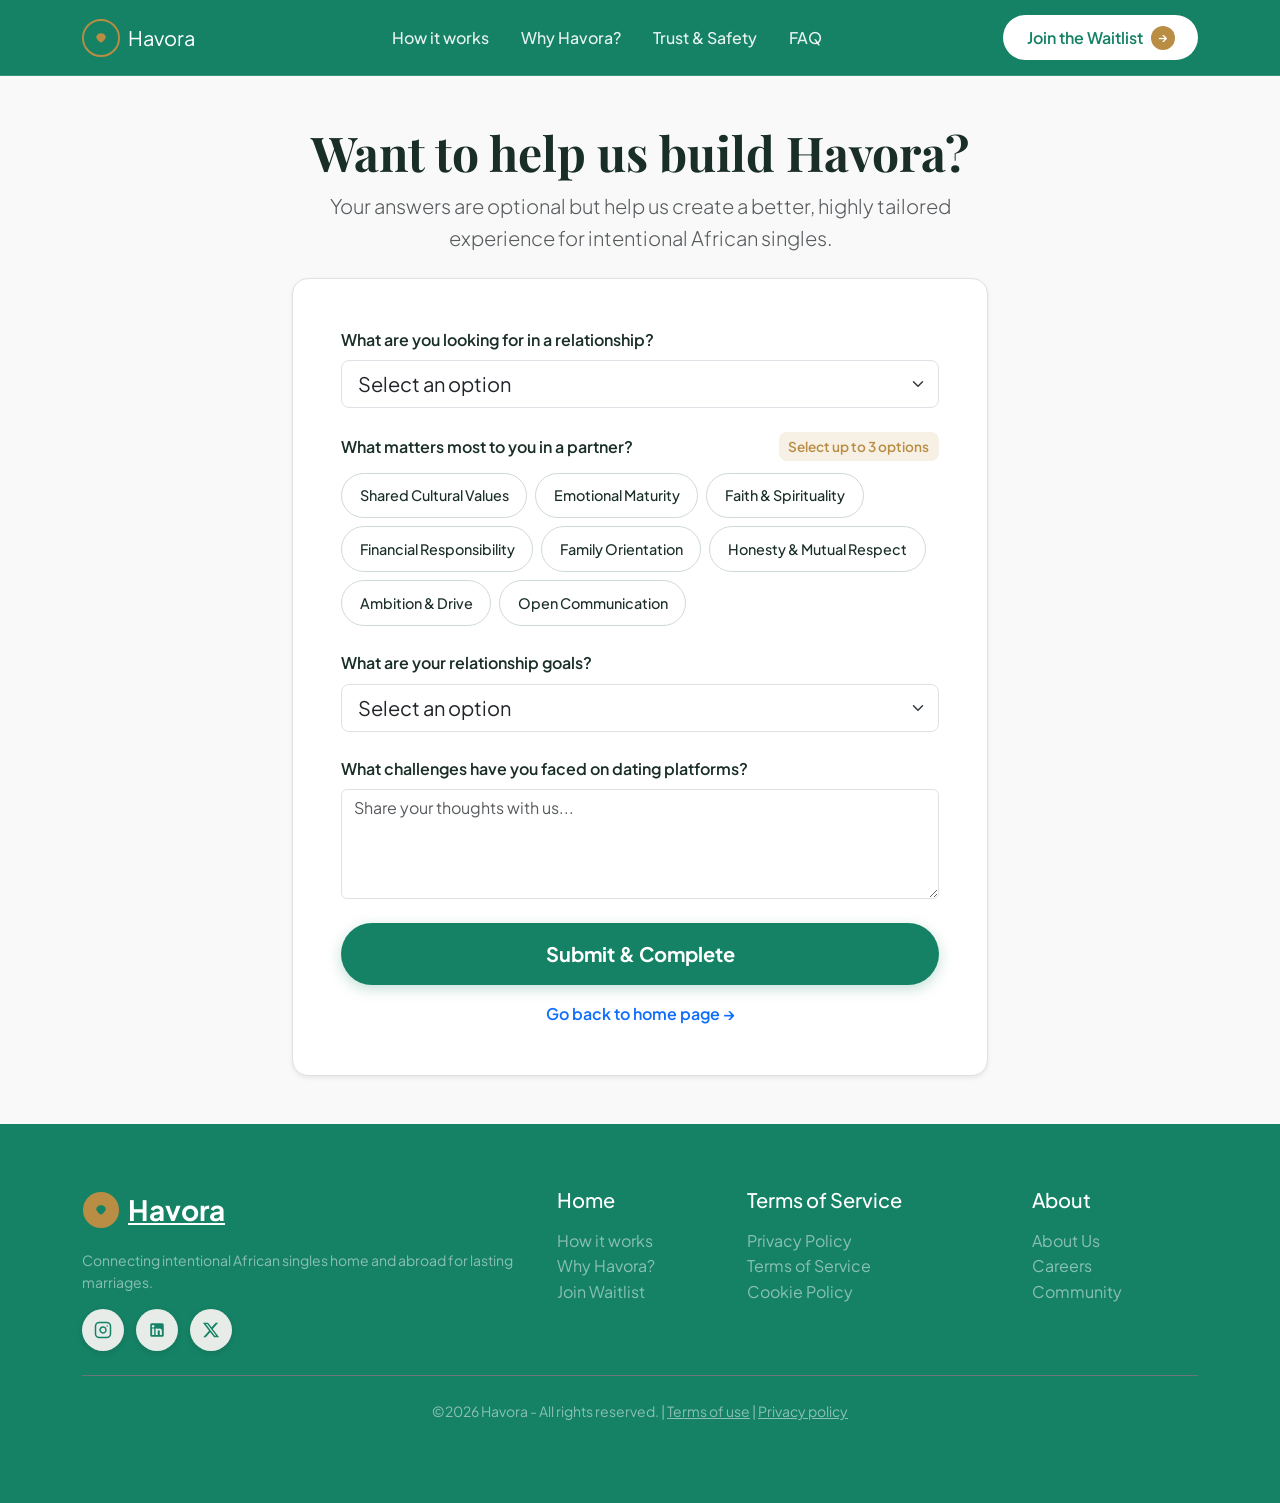
<file: scratch/v1_static/research.html>
<!DOCTYPE html>
<html lang="en">
<head>
    <meta charset="UTF-8">
    <meta name="viewport" content="width=device-width, initial-scale=1.0">
    <title>Help Us Build Havora — Research Questions</title>
    <!-- Bootstrap 5.3 CSS -->
    <link href="https://cdn.jsdelivr.net/npm/bootstrap@5.3.3/dist/css/bootstrap.min.css" rel="stylesheet">
    <!-- Google Fonts: Playfair Display & Plus Jakarta Sans -->
    <link rel="preconnect" href="https://fonts.googleapis.com">
    <link rel="preconnect" href="https://fonts.gstatic.com" crossorigin>
    <link href="https://fonts.googleapis.com/css2?family=Playfair+Display:ital,wght@0,600;0,700;1,400;1,600&family=Plus+Jakarta+Sans:wght@400;500;600;700&display=swap" rel="stylesheet">
    <link rel="stylesheet" href="style.css">
</head>
<body class="page-research py-0">

    <!-- Header Navigation -->
    <nav class="navbar navbar-expand-lg sticky-top custom-navbar">
        <div class="container">
            <a href="index.html" class="navbar-brand logo d-flex align-items-center gap-2">
                <div class="logo-emblem">
                    <svg viewBox="0 0 40 40" fill="none">
                        <circle cx="20" cy="20" r="19" fill="#158265" stroke="#B98D44" stroke-width="2"/>
                        <path d="M15 19C15 17 17 15 20 15C23 15 25 17 25 19C25 22 20 25 20 25C20 25 15 22 15 19Z" fill="#B98D44"/>
                    </svg>
                </div>
                <span class="logo-text text-white">Havora</span>
            </a>

            <button class="navbar-toggler border-0 text-white" type="button" data-bs-toggle="collapse" data-bs-target="#havoraNavbar" aria-controls="havoraNavbar" aria-expanded="false" aria-label="Toggle navigation">
                <span class="navbar-toggler-icon-custom">☰</span>
            </button>

            <div class="collapse navbar-collapse" id="havoraNavbar">
                <ul class="navbar-nav mx-auto mb-2 mb-lg-0 nav-links">
                    <li class="nav-item">
                        <a class="nav-link" href="index.html#how-it-works">How it works</a>
                    </li>
                    <li class="nav-item">
                        <a class="nav-link" href="index.html#why-havora">Why Havora?</a>
                    </li>
                    <li class="nav-item">
                        <a class="nav-link" href="index.html#principles">Trust & Safety</a>
                    </li>
                    <li class="nav-item">
                        <a class="nav-link" href="index.html#faq">FAQ</a>
                    </li>
                </ul>

                <div class="nav-actions">
                    <a href="waitlist.html" class="btn btn-gold-pill">
                        <span>Join the Waitlist</span>
                        <span class="arrow-circle">&rarr;</span>
                    </a>
                </div>
            </div>
        </div>
    </nav>

    <!-- Main Content -->
    <main class="main-content research-page-content py-5">
        <div class="container" style="max-width: 720px;">
            <div class="research-header text-center mb-4">
                <h1 class="page-title display-5 fw-bold mb-2">Want to help us build Havora?</h1>
                <p class="page-subtitle text-muted lead">Your answers are optional but help us create a better, highly tailored experience for intentional African singles.</p>
            </div>

            <div class="form-wrapper-card p-4 p-md-5 bg-white rounded-4 shadow-sm border">
                <form id="research-form" action="thankyou.html">
                    <div class="mb-4">
                        <label for="looking-for" class="form-label fw-semibold">What are you looking for in a relationship?</label>
                        <select id="looking-for" class="form-select form-select-lg custom-select">
                            <option value="">Select an option</option>
                            <option value="marriage">Serious Relationship leading to Marriage</option>
                            <option value="diaspora-match">Diaspora Connection & Intentional Dating</option>
                            <option value="longterm">Long-term Companionship</option>
                        </select>
                    </div>

                    <!-- Multi-Select Section for Partner Preferences (Up to 3 options) -->
                    <div class="mb-4">
                        <div class="d-flex justify-content-between align-items-center mb-2">
                            <label class="form-label fw-semibold mb-0">What matters most to you in a partner?</label>
                            <span class="select-limit-badge" id="limit-badge">Select up to 3 options</span>
                        </div>
                        
                        <div class="multiselect-chip-container d-flex flex-wrap gap-2" id="partner-chips-container">
                            <button type="button" class="chip-option" data-value="Shared Values">
                                <span class="chip-check">✓</span> Shared Cultural Values
                            </button>
                            <button type="button" class="chip-option" data-value="Emotional Maturity">
                                <span class="chip-check">✓</span> Emotional Maturity
                            </button>
                            <button type="button" class="chip-option" data-value="Faith & Spirituality">
                                <span class="chip-check">✓</span> Faith & Spirituality
                            </button>
                            <button type="button" class="chip-option" data-value="Financial Responsibility">
                                <span class="chip-check">✓</span> Financial Responsibility
                            </button>
                            <button type="button" class="chip-option" data-value="Family Orientation">
                                <span class="chip-check">✓</span> Family Orientation
                            </button>
                            <button type="button" class="chip-option" data-value="Honesty & Respect">
                                <span class="chip-check">✓</span> Honesty & Mutual Respect
                            </button>
                            <button type="button" class="chip-option" data-value="Ambition & Drive">
                                <span class="chip-check">✓</span> Ambition & Drive
                            </button>
                            <button type="button" class="chip-option" data-value="Good Communication">
                                <span class="chip-check">✓</span> Open Communication
                            </button>
                        </div>
                        <input type="hidden" id="selected-partner-matters" name="partner_matters">
                    </div>

                    <div class="mb-4">
                        <label for="relationship-goals" class="form-label fw-semibold">What are your relationship goals?</label>
                        <select id="relationship-goals" class="form-select form-select-lg custom-select">
                            <option value="">Select an option</option>
                            <option value="12months">Marriage in 1 - 2 Years</option>
                            <option value="courtship">Thoughtful Courtship First</option>
                        </select>
                    </div>

                    <div class="mb-4">
                        <label for="challenges" class="form-label fw-semibold">What challenges have you faced on dating platforms?</label>
                        <textarea id="challenges" class="form-control custom-input" rows="4" placeholder="Share your thoughts with us..."></textarea>
                    </div>

                    <div class="form-submit-action text-center">
                        <button type="submit" class="btn btn-teal-filled w-100 py-3 fw-bold fs-5 mb-3">
                            Submit & Complete
                        </button>
                        <a href="index.html" class="text-teal text-decoration-none fw-semibold">Go back to home page &rarr;</a>
                    </div>
                </form>
            </div>
        </div>
    </main>

    <!-- Footer -->
    <footer class="footer py-5 text-white">
        <div class="container py-3">
            <div class="row g-4 mb-4">
                <div class="col-lg-5 col-md-6">
                    <a href="index.html" class="logo text-white d-flex align-items-center gap-2 mb-3">
                        <div class="logo-emblem">
                            <svg viewBox="0 0 40 40" fill="none"><circle cx="20" cy="20" r="19" fill="#B98D44"/><path d="M15 19C15 17 17 15 20 15C23 15 25 17 25 19C25 22 20 25 20 25C20 25 15 22 15 19Z" fill="#158265"/></svg>
                        </div>
                        <span class="fs-3 fw-bold">Havora</span>
                    </a>
                    <p class="text-white-50 small mb-3">Connecting intentional African singles home and abroad for lasting marriages.</p>
                    
                    <div class="social-icons">
                        <a href="#" class="social-icon-btn" aria-label="Instagram">
                            <svg viewBox="0 0 24 24" width="18" height="18" fill="none" stroke="currentColor" stroke-width="2" stroke-linecap="round" stroke-linejoin="round"><rect x="2" y="2" width="20" height="20" rx="5" ry="5"></rect><path d="M16 11.37A4 4 0 1 1 12.63 8 4 4 0 0 1 16 11.37z"></path><line x1="17.5" y1="6.5" x2="17.51" y2="6.5"></line></svg>
                        </a>
                        <a href="#" class="social-icon-btn" aria-label="LinkedIn">
                            <svg viewBox="0 0 24 24" width="18" height="18" fill="currentColor"><path d="M19 3a2 2 0 0 1 2 2v14a2 2 0 0 1-2 2H5a2 2 0 0 1-2-2V5a2 2 0 0 1 2-2h14m-.5 15.5v-5.3a3.26 3.26 0 0 0-3.26-3.26c-.85 0-1.84.52-2.28 1.3v-1.11h-2.79v8.37h2.79v-4.93c0-.77.62-1.4 1.39-1.4a1.4 1.4 0 0 1 1.4 1.4v4.93h2.75M6.88 8.56a1.68 1.68 0 0 0 1.68-1.68c0-.93-.75-1.69-1.68-1.69a1.69 1.69 0 0 0-1.69 1.69c0 .93.76 1.68 1.69 1.68m1.39 9.94v-8.37H5.5v8.37h2.77z"/></svg>
                        </a>
                        <a href="#" class="social-icon-btn" aria-label="Twitter X">
                            <svg viewBox="0 0 24 24" width="18" height="18" fill="currentColor"><path d="M18.244 2.25h3.308l-7.227 8.26 8.502 11.24H16.17l-5.214-6.817L4.99 21.75H1.68l7.73-8.835L1.254 2.25H8.08l4.713 6.231zm-1.161 17.52h1.833L7.084 4.126H5.117z"/></svg>
                        </a>
                    </div>
                </div>

                <div class="col-lg-2 col-md-6">
                    <h5 class="text-white mb-3">Home</h5>
                    <ul class="list-unstyled">
                        <li><a href="index.html#how-it-works" class="text-white-50 text-decoration-none">How it works</a></li>
                        <li><a href="index.html#why-havora" class="text-white-50 text-decoration-none">Why Havora?</a></li>
                        <li><a href="waitlist.html" class="text-white-50 text-decoration-none">Join Waitlist</a></li>
                    </ul>
                </div>

                <div class="col-lg-3 col-md-6">
                    <h5 class="text-white mb-3">Terms of Service</h5>
                    <ul class="list-unstyled">
                        <li><a href="#" class="text-white-50 text-decoration-none">Privacy Policy</a></li>
                        <li><a href="#" class="text-white-50 text-decoration-none">Terms of Service</a></li>
                        <li><a href="#" class="text-white-50 text-decoration-none">Cookie Policy</a></li>
                    </ul>
                </div>

                <div class="col-lg-2 col-md-6">
                    <h5 class="text-white mb-3">About</h5>
                    <ul class="list-unstyled">
                        <li><a href="#" class="text-white-50 text-decoration-none">About Us</a></li>
                        <li><a href="#" class="text-white-50 text-decoration-none">Careers</a></li>
                        <li><a href="#" class="text-white-50 text-decoration-none">Community</a></li>
                    </ul>
                </div>
            </div>

            <div class="border-top border-secondary pt-4 text-center text-white-50 small">
                <p>©2026 Havora - All rights reserved. | <a href="#" class="text-white-50">Terms of use</a> | <a href="#" class="text-white-50">Privacy policy</a></p>
            </div>
        </div>
    </footer>

    <!-- Bootstrap 5.3 JS Bundle -->
    <script src="https://cdn.jsdelivr.net/npm/bootstrap@5.3.3/dist/js/bootstrap.bundle.min.js"></script>
    <script src="script.js"></script>
</body>
</html>
</file>
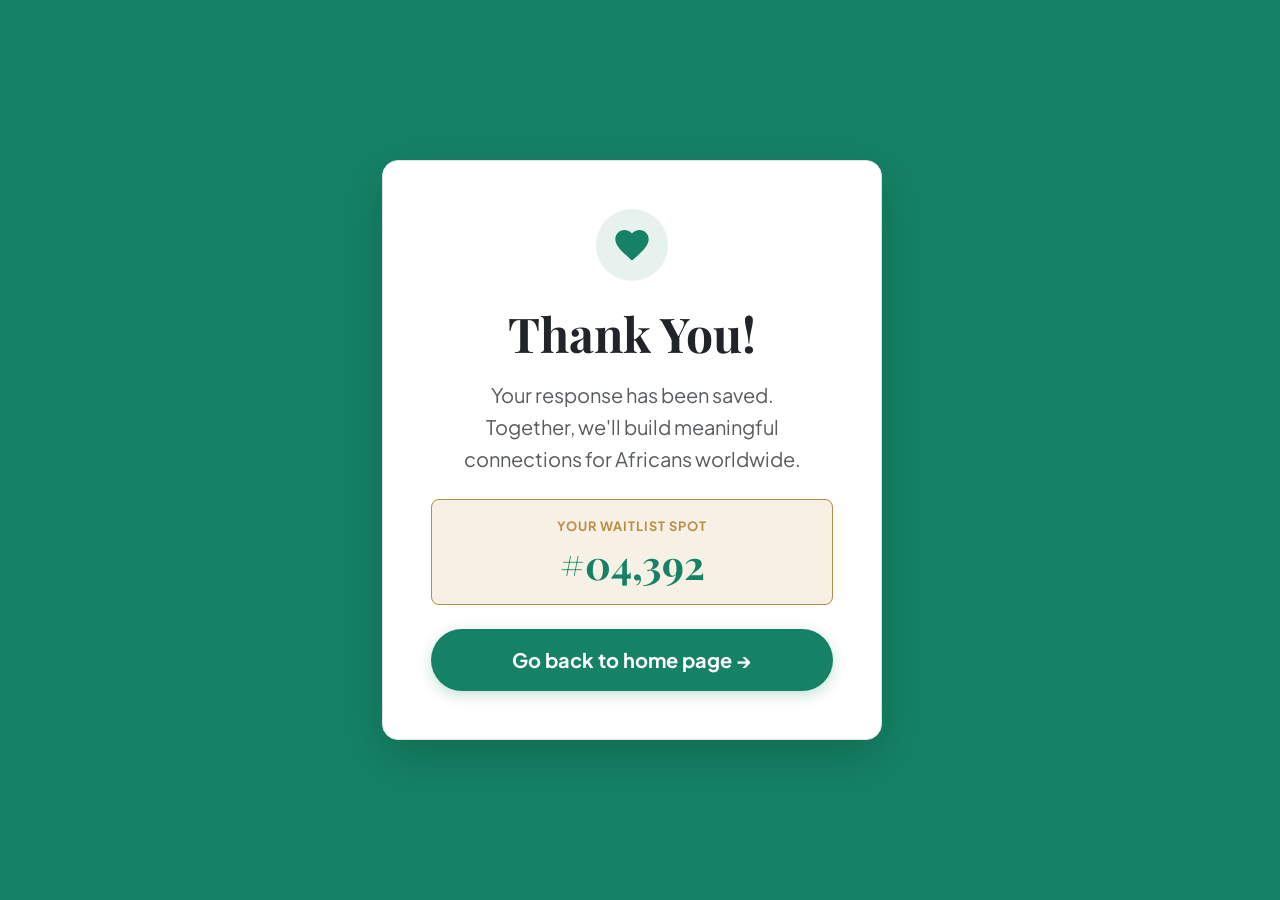
<file: scratch/v1_static/thankyou.html>
<!DOCTYPE html>
<html lang="en">
<head>
    <meta charset="UTF-8">
    <meta name="viewport" content="width=device-width, initial-scale=1.0">
    <title>Thank You — Havora Waitlist</title>
    <!-- Bootstrap 5.3 CSS -->
    <link href="https://cdn.jsdelivr.net/npm/bootstrap@5.3.3/dist/css/bootstrap.min.css" rel="stylesheet">
    <!-- Google Fonts: Playfair Display & Plus Jakarta Sans -->
    <link rel="preconnect" href="https://fonts.googleapis.com">
    <link rel="preconnect" href="https://fonts.gstatic.com" crossorigin>
    <link href="https://fonts.googleapis.com/css2?family=Playfair+Display:ital,wght@0,600;0,700;1,400;1,600&family=Plus+Jakarta+Sans:wght@400;500;600;700&display=swap" rel="stylesheet">
    <link rel="stylesheet" href="style.css">
</head>
<body class="page-thankyou d-flex align-items-center justify-content-center min-vh-100 py-5">

    <div class="container" style="max-width: 540px;">
        <div class="thankyou-card text-center p-4 p-md-5 bg-white rounded-4 shadow-lg border">
            <div class="heart-badge-circle d-flex align-items-center justify-content-center mx-auto mb-4" style="width: 72px; height: 72px; background: rgba(21,130,101,0.1); border-radius: 50%;">
                <svg viewBox="0 0 24 24" width="40" height="40" fill="#158265"><path d="M12 21.35l-1.45-1.32C5.4 15.36 2 12.28 2 8.5 2 5.42 4.42 3 7.5 3c1.74 0 3.41.81 4.5 2.09C13.09 3.81 14.76 3 16.5 3 19.58 3 22 5.42 22 8.5c0 3.78-3.4 6.86-8.55 11.54L12 21.35z"/></svg>
            </div>

            <h1 class="thank-title display-5 fw-bold mb-3 text-dark">Thank You!</h1>
            <p class="thank-desc text-muted mb-4 fs-5">
                Your response has been saved. <br>
                Together, we'll build meaningful connections for Africans worldwide.
            </p>

            <div class="queue-badge p-3 rounded-3 mb-4" style="background: #F7F1E5; border: 1px solid #B98D44;">
                <span class="queue-label fw-bold text-uppercase d-block mb-1" style="color: #B98D44; font-size: 0.8rem; letter-spacing: 0.08em;">YOUR WAITLIST SPOT</span>
                <div class="queue-number display-4 fw-bold" style="color: #158265; font-family: 'Playfair Display', serif;">#04,392</div>
            </div>

            <div class="thank-action mt-4">
                <a href="index.html" class="btn btn-teal-filled w-100 py-3 fw-bold fs-5 text-decoration-none">Go back to home page &rarr;</a>
            </div>
        </div>
    </div>

</body>
</html>
</file>
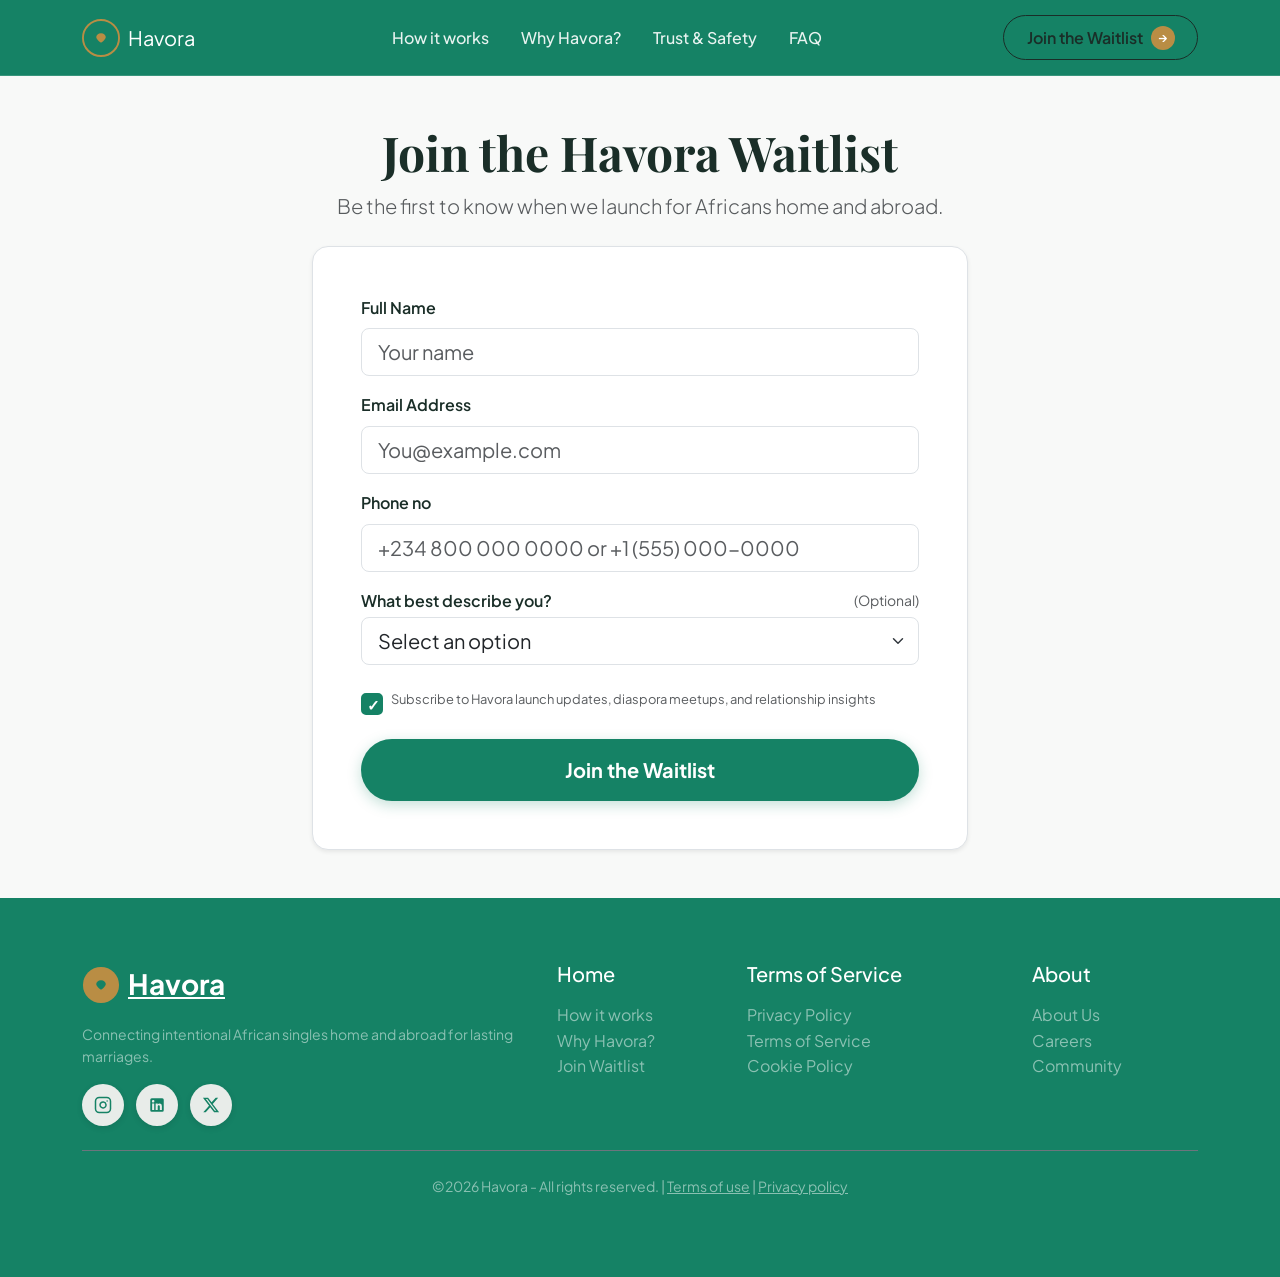
<file: scratch/v1_static/waitlist.html>
<!DOCTYPE html>
<html lang="en">
<head>
    <meta charset="UTF-8">
    <meta name="viewport" content="width=device-width, initial-scale=1.0">
    <title>Join the Havora Waitlist — Intentional Matchmaking</title>
    <!-- Bootstrap 5.3 CSS -->
    <link href="https://cdn.jsdelivr.net/npm/bootstrap@5.3.3/dist/css/bootstrap.min.css" rel="stylesheet">
    <!-- Google Fonts: Playfair Display & Plus Jakarta Sans -->
    <link rel="preconnect" href="https://fonts.googleapis.com">
    <link rel="preconnect" href="https://fonts.gstatic.com" crossorigin>
    <link href="https://fonts.googleapis.com/css2?family=Playfair+Display:ital,wght@0,600;0,700;1,400;1,600&family=Plus+Jakarta+Sans:wght@400;500;600;700&display=swap" rel="stylesheet">
    <link rel="stylesheet" href="style.css">
</head>
<body class="page-waitlist py-0">

    <!-- Header Navigation -->
    <nav class="navbar navbar-expand-lg sticky-top custom-navbar">
        <div class="container">
            <a href="index.html" class="navbar-brand logo d-flex align-items-center gap-2">
                <div class="logo-emblem">
                    <svg viewBox="0 0 40 40" fill="none">
                        <circle cx="20" cy="20" r="19" fill="#158265" stroke="#B98D44" stroke-width="2"/>
                        <path d="M15 19C15 17 17 15 20 15C23 15 25 17 25 19C25 22 20 25 20 25C20 25 15 22 15 19Z" fill="#B98D44"/>
                    </svg>
                </div>
                <span class="logo-text text-white">Havora</span>
            </a>

            <button class="navbar-toggler border-0 text-white" type="button" data-bs-toggle="collapse" data-bs-target="#havoraNavbar" aria-controls="havoraNavbar" aria-expanded="false" aria-label="Toggle navigation">
                <span class="navbar-toggler-icon-custom">☰</span>
            </button>

            <div class="collapse navbar-collapse" id="havoraNavbar">
                <ul class="navbar-nav mx-auto mb-2 mb-lg-0 nav-links">
                    <li class="nav-item">
                        <a class="nav-link" href="index.html#how-it-works">How it works</a>
                    </li>
                    <li class="nav-item">
                        <a class="nav-link" href="index.html#why-havora">Why Havora?</a>
                    </li>
                    <li class="nav-item">
                        <a class="nav-link" href="index.html#principles">Trust & Safety</a>
                    </li>
                    <li class="nav-item">
                        <a class="nav-link" href="index.html#faq">FAQ</a>
                    </li>
                </ul>

                <div class="nav-actions">
                    <a href="waitlist.html" class="btn btn-gold-pill active">
                        <span>Join the Waitlist</span>
                        <span class="arrow-circle">&rarr;</span>
                    </a>
                </div>
            </div>
        </div>
    </nav>

    <!-- Dedicated Page Main Content -->
    <main class="main-content waitlist-page-content py-5">
        <div class="container" style="max-width: 680px;">
            <div class="waitlist-header text-center mb-4">
                <h1 class="page-title display-5 fw-bold mb-2">Join the Havora Waitlist</h1>
                <p class="page-subtitle text-muted lead">Be the first to know when we launch for Africans home and abroad.</p>
            </div>

            <div class="form-wrapper-card p-4 p-md-5 bg-white rounded-4 shadow-sm border">
                <form id="standalone-waitlist-form" action="research.html">
                    <div class="mb-3">
                        <label for="full-name" class="form-label fw-semibold">Full Name</label>
                        <input type="text" id="full-name" class="form-control form-control-lg custom-input" placeholder="Your name" required>
                    </div>

                    <div class="mb-3">
                        <label for="email-address" class="form-label fw-semibold">Email Address</label>
                        <input type="email" id="email-address" class="form-control form-control-lg custom-input" placeholder="You@example.com" required>
                    </div>

                    <div class="mb-3">
                        <label for="phone-no" class="form-label fw-semibold">Phone no</label>
                        <input type="tel" id="phone-no" class="form-control form-control-lg custom-input" placeholder="+234 800 000 0000 or +1 (555) 000-0000">
                    </div>

                    <div class="mb-4">
                        <div class="d-flex justify-content-between align-items-center mb-1">
                            <label for="describe-you" class="form-label fw-semibold mb-0">What best describe you?</label>
                            <span class="text-muted small">(Optional)</span>
                        </div>
                        <select id="describe-you" class="form-select form-select-lg custom-select">
                            <option value="">Select an option</option>
                            <option value="diaspora-seeking">African in Diaspora seeking partner back home or abroad</option>
                            <option value="home-seeking">African at Home seeking serious long-term commitment</option>
                            <option value="marriage-ready">Ready for Marriage within 12-24 months</option>
                        </select>
                    </div>

                    <div class="mb-4">
                        <label class="checkbox-container d-flex align-items-start gap-2">
                            <input type="checkbox" checked required>
                            <span class="checkmark mt-1"></span>
                            <span class="checkbox-text text-muted small">Subscribe to Havora launch updates, diaspora meetups, and relationship insights</span>
                        </label>
                    </div>

                    <div class="form-submit-action">
                        <button type="submit" class="btn btn-teal-filled w-100 py-3 fw-bold fs-5">
                            <span>Join the Waitlist</span>
                        </button>
                    </div>
                </form>
            </div>
        </div>
    </main>

    <!-- Footer -->
    <footer class="footer py-5 text-white">
        <div class="container py-3">
            <div class="row g-4 mb-4">
                <div class="col-lg-5 col-md-6">
                    <a href="index.html" class="logo text-white d-flex align-items-center gap-2 mb-3">
                        <div class="logo-emblem">
                            <svg viewBox="0 0 40 40" fill="none"><circle cx="20" cy="20" r="19" fill="#B98D44"/><path d="M15 19C15 17 17 15 20 15C23 15 25 17 25 19C25 22 20 25 20 25C20 25 15 22 15 19Z" fill="#158265"/></svg>
                        </div>
                        <span class="fs-3 fw-bold">Havora</span>
                    </a>
                    <p class="text-white-50 small mb-3">Connecting intentional African singles home and abroad for lasting marriages.</p>
                    
                    <div class="social-icons">
                        <a href="#" class="social-icon-btn" aria-label="Instagram">
                            <svg viewBox="0 0 24 24" width="18" height="18" fill="none" stroke="currentColor" stroke-width="2" stroke-linecap="round" stroke-linejoin="round"><rect x="2" y="2" width="20" height="20" rx="5" ry="5"></rect><path d="M16 11.37A4 4 0 1 1 12.63 8 4 4 0 0 1 16 11.37z"></path><line x1="17.5" y1="6.5" x2="17.51" y2="6.5"></line></svg>
                        </a>
                        <a href="#" class="social-icon-btn" aria-label="LinkedIn">
                            <svg viewBox="0 0 24 24" width="18" height="18" fill="currentColor"><path d="M19 3a2 2 0 0 1 2 2v14a2 2 0 0 1-2 2H5a2 2 0 0 1-2-2V5a2 2 0 0 1 2-2h14m-.5 15.5v-5.3a3.26 3.26 0 0 0-3.26-3.26c-.85 0-1.84.52-2.28 1.3v-1.11h-2.79v8.37h2.79v-4.93c0-.77.62-1.4 1.39-1.4a1.4 1.4 0 0 1 1.4 1.4v4.93h2.75M6.88 8.56a1.68 1.68 0 0 0 1.68-1.68c0-.93-.75-1.69-1.68-1.69a1.69 1.69 0 0 0-1.69 1.69c0 .93.76 1.68 1.69 1.68m1.39 9.94v-8.37H5.5v8.37h2.77z"/></svg>
                        </a>
                        <a href="#" class="social-icon-btn" aria-label="Twitter X">
                            <svg viewBox="0 0 24 24" width="18" height="18" fill="currentColor"><path d="M18.244 2.25h3.308l-7.227 8.26 8.502 11.24H16.17l-5.214-6.817L4.99 21.75H1.68l7.73-8.835L1.254 2.25H8.08l4.713 6.231zm-1.161 17.52h1.833L7.084 4.126H5.117z"/></svg>
                        </a>
                    </div>
                </div>

                <div class="col-lg-2 col-md-6">
                    <h5 class="text-white mb-3">Home</h5>
                    <ul class="list-unstyled">
                        <li><a href="index.html#how-it-works" class="text-white-50 text-decoration-none">How it works</a></li>
                        <li><a href="index.html#why-havora" class="text-white-50 text-decoration-none">Why Havora?</a></li>
                        <li><a href="waitlist.html" class="text-white-50 text-decoration-none">Join Waitlist</a></li>
                    </ul>
                </div>

                <div class="col-lg-3 col-md-6">
                    <h5 class="text-white mb-3">Terms of Service</h5>
                    <ul class="list-unstyled">
                        <li><a href="#" class="text-white-50 text-decoration-none">Privacy Policy</a></li>
                        <li><a href="#" class="text-white-50 text-decoration-none">Terms of Service</a></li>
                        <li><a href="#" class="text-white-50 text-decoration-none">Cookie Policy</a></li>
                    </ul>
                </div>

                <div class="col-lg-2 col-md-6">
                    <h5 class="text-white mb-3">About</h5>
                    <ul class="list-unstyled">
                        <li><a href="#" class="text-white-50 text-decoration-none">About Us</a></li>
                        <li><a href="#" class="text-white-50 text-decoration-none">Careers</a></li>
                        <li><a href="#" class="text-white-50 text-decoration-none">Community</a></li>
                    </ul>
                </div>
            </div>

            <div class="border-top border-secondary pt-4 text-center text-white-50 small">
                <p>©2026 Havora - All rights reserved. | <a href="#" class="text-white-50">Terms of use</a> | <a href="#" class="text-white-50">Privacy policy</a></p>
            </div>
        </div>
    </footer>

    <!-- Bootstrap 5.3 JS Bundle -->
    <script src="https://cdn.jsdelivr.net/npm/bootstrap@5.3.3/dist/js/bootstrap.bundle.min.js"></script>
    <script src="script.js"></script>
</body>
</html>
</file>
<file: style.css>
/* ==========================================================================
   HAVORA v2 DESIGN SYSTEM — BOOTSTRAP 5.3 + BRAND COLORS #158265 & #B98D44
   ========================================================================== */

:root {
    --brand-teal: #158265;
    --brand-teal-hover: #116B53;
    --brand-teal-dark: #0D4E3D;
    --brand-gold: #B98D44;
    --brand-gold-hover: #9E7737;
    --brand-gold-light: #F7F1E5;
    
    --bg-page: #F8F9F8;
    --bg-card: #FFFFFF;
    
    --text-dark: #1A2E28;
    --text-muted: #566963;
    --text-white: #FFFFFF;
    
    --border-subtle: #E2E8E5;
    
    --font-heading: 'Playfair Display', Georgia, serif;
    --font-body: 'Plus Jakarta Sans', -apple-system, sans-serif;
    
    --radius-sm: 8px;
    --radius-md: 16px;
    --radius-lg: 24px;
    --radius-full: 999px;
    
    --shadow-card: 0 10px 30px rgba(21, 130, 101, 0.05);
    --shadow-gold: 0 12px 36px rgba(185, 141, 68, 0.15);
    
    --transition: all 0.3s cubic-bezier(0.16, 1, 0.3, 1);
}

/* Global Reset */
body {
    font-family: var(--font-body);
    background-color: var(--bg-page);
    color: var(--text-dark);
    line-height: 1.6;
}

h1, h2, h3, h4, .font-heading {
    font-family: var(--font-heading);
}

/* Custom Navbar */
.custom-navbar {
    background-color: #158265 !important;
    padding: 0.9rem 0 !important;
    border-bottom: 1px solid rgba(255, 255, 255, 0.15) !important;
}

.logo-emblem {
    width: 38px;
    height: 38px;
}

.logo-text {
    font-family: var(--font-heading);
    font-size: 1.55rem;
    font-weight: 600;
    color: #FFFFFF !important;
    letter-spacing: 0.01em;
}

.nav-links .nav-link {
    color: #FFFFFF !important;
    font-family: var(--font-body);
    font-size: 0.98rem !important;
    font-weight: 500 !important;
    margin: 0 0.6rem !important;
    transition: all 0.25s ease !important;
}

.nav-links .nav-link:hover, 
.nav-links .nav-link.active {
    color: #B98D44 !important;
    text-decoration: underline !important;
    text-decoration-color: #B98D44 !important;
    text-underline-offset: 7px !important;
    text-decoration-thickness: 2px !important;
}

.navbar-toggler-icon-custom {
    color: var(--brand-gold);
    font-size: 1.5rem;
}

/* Buttons */
.btn-gold-pill {
    background: #FFFFFF !important;
    color: #158265 !important;
    font-family: var(--font-body);
    font-weight: 600 !important;
    font-size: 0.95rem !important;
    border-radius: 999px !important;
    padding: 0.55rem 1.4rem !important;
    text-decoration: none !important;
    display: inline-flex !important;
    align-items: center !important;
    gap: 0.55rem !important;
    transition: all 0.25s ease !important;
    box-shadow: 0 4px 12px rgba(0, 0, 0, 0.08);
}

.btn-gold-pill:hover {
    background-color: #F8F9F8 !important;
    color: #116B53 !important;
    transform: translateY(-1.5px);
    box-shadow: 0 6px 16px rgba(0, 0, 0, 0.15);
}

.btn-gold-pill .arrow-circle {
    display: inline-flex !important;
    align-items: center !important;
    justify-content: center !important;
    width: 26px !important;
    height: 26px !important;
    background-color: #B98D44 !important;
    color: #FFFFFF !important;
    border-radius: 50% !important;
    font-size: 0.85rem !important;
}

.btn-gold-lg {
    background: #FFFFFF;
    color: var(--brand-teal);
    padding: 0.9rem 2rem;
    font-size: 1.1rem;
    font-weight: 700;
    border-radius: var(--radius-full);
    text-decoration: none;
    display: inline-flex;
    align-items: center;
    gap: 0.6rem;
    box-shadow: 0 8px 24px rgba(0, 0, 0, 0.25);
    transition: var(--transition);
}

.btn-gold-lg:hover {
    background: var(--brand-gold);
    color: #FFFFFF;
    transform: translateY(-2px);
}

.btn-gold-lg .arrow-circle-lg {
    display: inline-flex;
    align-items: center;
    justify-content: center;
    width: 30px;
    height: 30px;
    background: var(--brand-gold);
    color: #FFFFFF;
    border-radius: 50%;
    font-size: 0.95rem;
}

.btn-teal {
    background: var(--brand-teal);
    color: #FFFFFF;
    padding: 0.8rem 1.8rem;
    border-radius: var(--radius-full);
    text-decoration: none;
    font-weight: 600;
    display: inline-flex;
    align-items: center;
    gap: 0.5rem;
    transition: var(--transition);
}

.btn-teal:hover {
    background: var(--brand-teal-hover);
    color: #FFFFFF;
}

.btn-teal-filled {
    background-color: #158265 !important;
    color: #FFFFFF !important;
    border-radius: 999px !important;
    padding: 0.95rem 2.5rem;
    font-weight: 700;
    font-size: 1.15rem;
    border: none !important;
    display: inline-flex;
    align-items: center;
    justify-content: center;
    transition: var(--transition);
    box-shadow: 0 4px 14px rgba(21, 130, 101, 0.25);
    text-decoration: none;
}

.btn-teal-filled:hover {
    background-color: #116B53 !important;
    color: #FFFFFF !important;
    transform: translateY(-2px);
    box-shadow: 0 6px 20px rgba(21, 130, 101, 0.35);
}

.btn-outline-gold {
    background: transparent;
    border: 2px solid var(--brand-teal);
    color: var(--brand-teal);
    padding: 0.9rem 2rem;
    border-radius: var(--radius-full);
    font-weight: 600;
}

.btn-outline-gold:hover {
    background: var(--brand-teal);
    color: #FFFFFF;
}

/* Static Hero Section (Single Hero Banner) */
.static-hero-section {
    position: relative;
    min-height: 600px;
    background-image: linear-gradient(180deg, rgba(0, 0, 0, 0.42) 0%, rgba(0, 0, 0, 0.6) 100%), url('hero-banner.jpg');
    background-size: cover;
    background-position: center 30%;
    background-repeat: no-repeat;
    display: flex;
    align-items: center;
    justify-content: center;
    padding: 6rem 0;
    color: #FFFFFF;
}

.hero-static-title {
    font-size: 3.8rem;
    font-weight: 700;
    color: #FFFFFF;
    line-height: 1.15;
    text-shadow: 0 4px 20px rgba(0, 0, 0, 0.6);
}

.hero-static-subtext {
    font-size: 1.25rem;
    color: rgba(255, 255, 255, 0.95);
    max-width: 720px;
    line-height: 1.6;
    text-shadow: 0 2px 10px rgba(0, 0, 0, 0.6);
}

/* Hero Carousel (3 Slides) */
.hero-carousel {
    min-height: 580px;
    background: #000000;
}

.hero-carousel .carousel-item {
    height: 580px;
    background-size: cover;
    background-position: center 30%;
    position: relative;
}

.hero-slide-bg-1 {
    background-image: url('hero-banner.jpg');
}

.hero-slide-bg-2 {
    background-image: url('https://images.unsplash.com/photo-1522529599102-193c0d76b5b6?auto=format&fit=crop&w=1600&q=80');
}

.hero-slide-bg-3 {
    background-image: url('why-havora.jpg');
}

.hero-caption {
    top: 50%;
    transform: translateY(-50%);
    bottom: auto;
    left: 0;
    right: 0;
    padding: 0 1.5rem;
}

.hero-title {
    font-size: 3.6rem;
    font-weight: 700;
    line-height: 1.15;
    text-shadow: 0 4px 16px rgba(0, 0, 0, 0.7);
}

.highlight-gold {
    color: var(--brand-gold);
}

.hero-subtext {
    font-size: 1.2rem;
    color: rgba(255, 255, 255, 0.95);
    max-width: 700px;
    text-shadow: 0 2px 10px rgba(0, 0, 0, 0.7);
}

.carousel-indicators [data-bs-target] {
    width: 32px;
    height: 4px;
    border-radius: 2px;
    background-color: var(--brand-gold);
}

/* Cards & Components */
.platform-card {
    background: var(--bg-card);
    border-radius: var(--radius-md);
    border: 1px solid var(--border-subtle);
    box-shadow: var(--shadow-card);
    transition: var(--transition);
}

.platform-card:hover {
    transform: translateY(-4px);
    border-color: var(--brand-teal);
}

.card-icon-badge {
    width: 48px;
    height: 48px;
    background: rgba(21, 130, 101, 0.1);
    color: var(--brand-teal);
    border-radius: var(--radius-sm);
    display: flex;
    align-items: center;
    justify-content: center;
}

.card-icon-badge .icon {
    width: 26px;
    height: 26px;
}

.why-tag-gold {
    color: var(--brand-gold);
    letter-spacing: 0.08em;
    font-size: 0.85rem;
}

.shadow-gold {
    box-shadow: var(--shadow-gold);
}

.stand-card {
    background: var(--bg-card);
    border-radius: var(--radius-md);
    border: 1px solid var(--border-subtle);
}

.stand-card.highlighted-teal {
    background: var(--brand-teal);
    color: #FFFFFF;
}

.stand-card.highlighted-teal h3, .stand-card.highlighted-teal p {
    color: #FFFFFF !important;
}

.how-it-works-section {
    background-color: #0D4E3D !important;
    color: #FFFFFF !important;
}

.how-it-works-section h2 {
    color: #FFFFFF !important;
}

.how-it-works-section p, 
.how-it-works-section .lead,
.how-card p {
    color: #FFFFFF !important;
    opacity: 0.95;
}

.how-card h4 {
    color: #FFFFFF !important;
    font-weight: 700;
}

.text-gold {
    color: var(--brand-gold) !important;
}

.how-card {
    border-left: 2px solid var(--brand-gold);
    padding-left: 1.25rem;
}

.step-num {
    font-family: var(--font-heading);
    font-size: 1.8rem;
    font-weight: 700;
    color: var(--brand-gold);
}

/* Social Icon Buttons */
.social-icons {
    display: flex;
    align-items: center;
    gap: 0.75rem;
}

.social-icon-btn {
    width: 42px;
    height: 42px;
    border-radius: 50%;
    background-color: #E8ECE9;
    color: #158265 !important;
    display: inline-flex;
    align-items: center;
    justify-content: center;
    transition: var(--transition);
    text-decoration: none;
    box-shadow: 0 2px 6px rgba(0,0,0,0.1);
}

.social-icon-btn:hover {
    background-color: var(--brand-gold);
    color: #FFFFFF !important;
    transform: translateY(-3px);
}

/* Dedicated Form Pages */
.form-wrapper-card {
    background: var(--bg-card);
    border-radius: var(--radius-lg);
    border: 1px solid var(--border-subtle);
    box-shadow: var(--shadow-card);
}

.multiselect-chip-container {
    display: flex;
    flex-wrap: wrap;
    gap: 0.65rem;
    margin-top: 0.75rem;
}

.chip-option {
    display: inline-flex !important;
    align-items: center !important;
    gap: 0.45rem !important;
    padding: 0.65rem 1.25rem !important;
    border-radius: 999px !important;
    border: 1.5px solid #D0DAD5 !important;
    background-color: #FFFFFF !important;
    font-family: var(--font-body);
    font-size: 0.92rem !important;
    font-weight: 500 !important;
    color: var(--text-dark) !important;
    cursor: pointer !important;
    user-select: none !important;
    outline: none !important;
    box-shadow: 0 2px 6px rgba(0, 0, 0, 0.02);
    transition: all 0.2s cubic-bezier(0.16, 1, 0.3, 1) !important;
}

.chip-option .chip-check-icon,
.chip-option .chip-check {
    display: none !important;
    font-weight: 800 !important;
    font-size: 0.95rem !important;
    color: var(--brand-gold) !important;
}

.chip-option:hover {
    border-color: var(--brand-teal) !important;
    background-color: rgba(21, 130, 101, 0.08) !important;
    transform: translateY(-1.5px);
}

.chip-option.selected {
    background-color: #158265 !important;
    color: #FFFFFF !important;
    border-color: #B98D44 !important;
    font-weight: 600 !important;
    box-shadow: 0 4px 14px rgba(21, 130, 101, 0.3) !important;
}

.chip-option.selected:hover {
    background-color: #116B53 !important;
    border-color: #D4A352 !important;
}

.chip-option.selected .chip-check-icon,
.chip-option.selected .chip-check {
    display: inline-block !important;
}

.select-limit-badge {
    font-size: 0.85rem;
    color: var(--brand-gold);
    font-weight: 600;
    background: var(--brand-gold-light);
    padding: 0.25rem 0.75rem;
    border-radius: var(--radius-sm);
    transition: all 0.3s ease;
}

.select-limit-badge.warning {
    color: #D9534F !important;
    background: #FDF7F7 !important;
    animation: shake 0.4s ease-in-out;
}

/* Thank You Page */
.page-thankyou {
    background: #158265;
    min-height: 100vh;
}

.thankyou-card {
    background: #FFFFFF;
    max-width: 500px;
    border-radius: var(--radius-lg);
    box-shadow: var(--shadow-gold);
}

.heart-badge-circle {
    width: 64px;
    height: 64px;
    background: rgba(21, 130, 101, 0.1);
    border-radius: 50%;
    margin: 0 auto 1.5rem;
}

.heart-icon {
    width: 36px;
    height: 36px;
}

.queue-badge {
    background: var(--brand-gold-light);
    border: 1px solid var(--brand-gold);
    padding: 1.25rem;
    border-radius: var(--radius-md);
}

.queue-label {
    font-size: 0.75rem;
    font-weight: 700;
    color: var(--brand-gold);
}

.queue-number {
    font-family: var(--font-heading);
    font-size: 2.5rem;
    font-weight: 700;
    color: var(--brand-teal);
}

/* Footer — Same #158265 as Navbar */
.footer {
    background-color: #158265 !important;
}

/* Custom Checkbox */
.checkbox-container {
    display: flex;
    align-items: flex-start;
    gap: 0.75rem;
    cursor: pointer;
    font-size: 0.92rem;
    color: var(--text-dark);
}

.checkbox-container input {
    display: none;
}

.checkmark {
    width: 22px;
    height: 22px;
    background: #FFFFFF;
    border: 2px solid #158265;
    border-radius: 5px;
    flex-shrink: 0;
    position: relative;
    transition: var(--transition);
}

.checkbox-container input:checked ~ .checkmark {
    background: #158265 !important;
    border-color: #158265 !important;
}

.checkbox-container input:checked ~ .checkmark::after {
    content: "✓";
    color: #FFFFFF;
    position: absolute;
    top: -2px;
    left: 4px;
    font-size: 15px;
    font-weight: bold;
}

/* Responsive Overrides */
@media (max-width: 992px) {
    .hero-title { font-size: 2.6rem; }
    .hero-carousel .carousel-item { height: 480px; }
}

@media (max-width: 576px) {
    .hero-title { font-size: 2rem; }
    .hero-subtext { font-size: 1rem; }
    .hero-carousel .carousel-item { height: 420px; }
}

/* ==========================================================================
   ANIMATIONS & DYNAMIC MICRO-INTERACTIONS
   ========================================================================== */

/* Hero Text & Slide Entry Animations */
.carousel-item.active .hero-title {
    animation: fadeInUp 0.85s cubic-bezier(0.16, 1, 0.3, 1) forwards;
}

.carousel-item.active .hero-subtext {
    animation: fadeInUp 0.85s 0.18s cubic-bezier(0.16, 1, 0.3, 1) both;
}

.carousel-item.active .hero-action {
    animation: fadeInUp 0.85s 0.36s cubic-bezier(0.16, 1, 0.3, 1) both;
}

@keyframes fadeInUp {
    from {
        opacity: 0;
        transform: translateY(28px);
    }
    to {
        opacity: 1;
        transform: translateY(0);
    }
}

/* Subtle Ken Burns Zoom on Active Hero Slide Background */
.hero-carousel .carousel-item {
    transition: transform 1.2s cubic-bezier(0.16, 1, 0.3, 1);
}

.hero-carousel .carousel-item.active {
    animation: kenBurnsZoom 7s ease-out infinite alternate;
}

@keyframes kenBurnsZoom {
    0% { transform: scale(1); }
    100% { transform: scale(1.04); }
}

/* Card & Button Hover Micro-Interactions */
.platform-card, .stand-card, .how-card {
    transition: transform 0.35s cubic-bezier(0.16, 1, 0.3, 1), box-shadow 0.35s cubic-bezier(0.16, 1, 0.3, 1), border-color 0.35s ease;
}

.platform-card:hover, .stand-card:hover, .how-card:hover {
    transform: translateY(-6px);
    box-shadow: 0 16px 36px rgba(21, 130, 101, 0.12);
}

.btn-gold-pill:hover .arrow-circle,
.btn-gold-lg:hover .arrow-circle-lg,
.btn-teal:hover .arrow-circle {
    transform: translateX(4px);
    transition: transform 0.3s ease;
}

/* Subtle Pulse Glow for Main Hero CTA */
.btn-gold-lg {
    animation: ctaPulse 3s infinite;
}

@keyframes ctaPulse {
    0% { box-shadow: 0 8px 24px rgba(0, 0, 0, 0.25); }
    50% { box-shadow: 0 8px 30px rgba(185, 141, 68, 0.5); }
    100% { box-shadow: 0 8px 24px rgba(0, 0, 0, 0.25); }
}

/* Scroll Reveal Animation Utilities */
.reveal-on-scroll {
    opacity: 0;
    transform: translateY(32px);
    transition: opacity 0.75s cubic-bezier(0.16, 1, 0.3, 1), transform 0.75s cubic-bezier(0.16, 1, 0.3, 1);
}

.reveal-on-scroll.animated-in {
    opacity: 1;
    transform: translateY(0);
}
</file>
<file: scratch/v1_static/style.css>
/* ==========================================================================
   HAVORA v2 DESIGN SYSTEM — BOOTSTRAP 5.3 + BRAND COLORS #158265 & #B98D44
   ========================================================================== */

:root {
    --brand-teal: #158265;
    --brand-teal-hover: #116B53;
    --brand-teal-dark: #0D4E3D;
    --brand-gold: #B98D44;
    --brand-gold-hover: #9E7737;
    --brand-gold-light: #F7F1E5;
    
    --bg-page: #F8F9F8;
    --bg-card: #FFFFFF;
    
    --text-dark: #1A2E28;
    --text-muted: #566963;
    --text-white: #FFFFFF;
    
    --border-subtle: #E2E8E5;
    
    --font-heading: 'Playfair Display', Georgia, serif;
    --font-body: 'Plus Jakarta Sans', -apple-system, sans-serif;
    
    --radius-sm: 8px;
    --radius-md: 16px;
    --radius-lg: 24px;
    --radius-full: 999px;
    
    --shadow-card: 0 10px 30px rgba(21, 130, 101, 0.05);
    --shadow-gold: 0 12px 36px rgba(185, 141, 68, 0.15);
    
    --transition: all 0.3s cubic-bezier(0.16, 1, 0.3, 1);
}

/* Global Reset */
body {
    font-family: var(--font-body);
    background-color: var(--bg-page);
    color: var(--text-dark);
    line-height: 1.6;
}

h1, h2, h3, h4, .font-heading {
    font-family: var(--font-heading);
}

/* Custom Navbar */
.custom-navbar {
    background-color: #158265 !important;
    padding: 0.85rem 0;
    border-bottom: 1px solid rgba(255, 255, 255, 0.15);
}

.logo-emblem {
    width: 38px;
    height: 38px;
}

.nav-links .nav-link {
    color: rgba(255, 255, 255, 0.9) !important;
    font-weight: 500;
    margin: 0 0.5rem;
    transition: var(--transition);
}

.nav-links .nav-link:hover, .nav-links .nav-link.active {
    color: var(--brand-gold) !important;
    text-decoration: underline;
    text-underline-offset: 6px;
}

.navbar-toggler-icon-custom {
    color: var(--brand-gold);
    font-size: 1.5rem;
}

/* Buttons */
.btn-gold-pill {
    background: #FFFFFF;
    color: var(--brand-teal);
    font-weight: 600;
    border-radius: var(--radius-full);
    padding: 0.6rem 1.4rem;
    text-decoration: none;
    display: inline-flex;
    align-items: center;
    gap: 0.5rem;
    transition: var(--transition);
}

.btn-gold-pill:hover {
    background: var(--brand-gold);
    color: #FFFFFF;
}

.btn-gold-pill .arrow-circle {
    display: inline-flex;
    align-items: center;
    justify-content: center;
    width: 24px;
    height: 24px;
    background: var(--brand-gold);
    color: #FFFFFF;
    border-radius: 50%;
    font-size: 0.8rem;
}

.btn-gold-lg {
    background: #FFFFFF;
    color: var(--brand-teal);
    padding: 0.9rem 2rem;
    font-size: 1.1rem;
    font-weight: 700;
    border-radius: var(--radius-full);
    text-decoration: none;
    display: inline-flex;
    align-items: center;
    gap: 0.6rem;
    box-shadow: 0 8px 24px rgba(0, 0, 0, 0.25);
    transition: var(--transition);
}

.btn-gold-lg:hover {
    background: var(--brand-gold);
    color: #FFFFFF;
    transform: translateY(-2px);
}

.btn-gold-lg .arrow-circle-lg {
    display: inline-flex;
    align-items: center;
    justify-content: center;
    width: 30px;
    height: 30px;
    background: var(--brand-gold);
    color: #FFFFFF;
    border-radius: 50%;
    font-size: 0.95rem;
}

.btn-teal {
    background: var(--brand-teal);
    color: #FFFFFF;
    padding: 0.8rem 1.8rem;
    border-radius: var(--radius-full);
    text-decoration: none;
    font-weight: 600;
    display: inline-flex;
    align-items: center;
    gap: 0.5rem;
    transition: var(--transition);
}

.btn-teal:hover {
    background: var(--brand-teal-hover);
    color: #FFFFFF;
}

.btn-teal-filled {
    background-color: #158265 !important;
    color: #FFFFFF !important;
    border-radius: 999px !important;
    padding: 0.95rem 2.5rem;
    font-weight: 700;
    font-size: 1.15rem;
    border: none !important;
    display: inline-flex;
    align-items: center;
    justify-content: center;
    transition: var(--transition);
    box-shadow: 0 4px 14px rgba(21, 130, 101, 0.25);
    text-decoration: none;
}

.btn-teal-filled:hover {
    background-color: #116B53 !important;
    color: #FFFFFF !important;
    transform: translateY(-2px);
    box-shadow: 0 6px 20px rgba(21, 130, 101, 0.35);
}

.btn-outline-gold {
    background: transparent;
    border: 2px solid var(--brand-teal);
    color: var(--brand-teal);
    padding: 0.9rem 2rem;
    border-radius: var(--radius-full);
    font-weight: 600;
}

.btn-outline-gold:hover {
    background: var(--brand-teal);
    color: #FFFFFF;
}

/* Hero Carousel (3 Slides) */
.hero-carousel {
    min-height: 580px;
    background: #000000;
}

.hero-carousel .carousel-item {
    height: 580px;
    background-size: cover;
    background-position: center 30%;
    position: relative;
}

.hero-slide-bg-1 {
    background-image: url('hero-banner.jpg');
}

.hero-slide-bg-2 {
    background-image: url('https://images.unsplash.com/photo-1522529599102-193c0d76b5b6?auto=format&fit=crop&w=1600&q=80');
}

.hero-slide-bg-3 {
    background-image: url('why-havora.jpg');
}

.hero-caption {
    top: 50%;
    transform: translateY(-50%);
    bottom: auto;
    left: 0;
    right: 0;
    padding: 0 1.5rem;
}

.hero-title {
    font-size: 3.6rem;
    font-weight: 700;
    line-height: 1.15;
    text-shadow: 0 4px 16px rgba(0, 0, 0, 0.7);
}

.highlight-gold {
    color: var(--brand-gold);
}

.hero-subtext {
    font-size: 1.2rem;
    color: rgba(255, 255, 255, 0.95);
    max-width: 700px;
    text-shadow: 0 2px 10px rgba(0, 0, 0, 0.7);
}

.carousel-indicators [data-bs-target] {
    width: 32px;
    height: 4px;
    border-radius: 2px;
    background-color: var(--brand-gold);
}

/* Cards & Components */
.platform-card {
    background: var(--bg-card);
    border-radius: var(--radius-md);
    border: 1px solid var(--border-subtle);
    box-shadow: var(--shadow-card);
    transition: var(--transition);
}

.platform-card:hover {
    transform: translateY(-4px);
    border-color: var(--brand-teal);
}

.card-icon-badge {
    width: 48px;
    height: 48px;
    background: rgba(21, 130, 101, 0.1);
    color: var(--brand-teal);
    border-radius: var(--radius-sm);
    display: flex;
    align-items: center;
    justify-content: center;
}

.card-icon-badge .icon {
    width: 26px;
    height: 26px;
}

.why-tag-gold {
    color: var(--brand-gold);
    letter-spacing: 0.08em;
    font-size: 0.85rem;
}

.shadow-gold {
    box-shadow: var(--shadow-gold);
}

.stand-card {
    background: var(--bg-card);
    border-radius: var(--radius-md);
    border: 1px solid var(--border-subtle);
}

.stand-card.highlighted-teal {
    background: var(--brand-teal);
    color: #FFFFFF;
}

.stand-card.highlighted-teal h3, .stand-card.highlighted-teal p {
    color: #FFFFFF !important;
}

.how-it-works-section {
    background-color: #0D4E3D !important;
    color: #FFFFFF !important;
}

.how-it-works-section h2 {
    color: #FFFFFF !important;
}

.how-it-works-section p, 
.how-it-works-section .lead,
.how-card p {
    color: #FFFFFF !important;
    opacity: 0.95;
}

.how-card h4 {
    color: #FFFFFF !important;
    font-weight: 700;
}

.text-gold {
    color: var(--brand-gold) !important;
}

.how-card {
    border-left: 2px solid var(--brand-gold);
    padding-left: 1.25rem;
}

.step-num {
    font-family: var(--font-heading);
    font-size: 1.8rem;
    font-weight: 700;
    color: var(--brand-gold);
}

/* Social Icon Buttons */
.social-icons {
    display: flex;
    align-items: center;
    gap: 0.75rem;
}

.social-icon-btn {
    width: 42px;
    height: 42px;
    border-radius: 50%;
    background-color: #E8ECE9;
    color: #158265 !important;
    display: inline-flex;
    align-items: center;
    justify-content: center;
    transition: var(--transition);
    text-decoration: none;
    box-shadow: 0 2px 6px rgba(0,0,0,0.1);
}

.social-icon-btn:hover {
    background-color: var(--brand-gold);
    color: #FFFFFF !important;
    transform: translateY(-3px);
}

/* Dedicated Form Pages */
.form-wrapper-card {
    background: var(--bg-card);
    border-radius: var(--radius-lg);
    border: 1px solid var(--border-subtle);
    box-shadow: var(--shadow-card);
}

.multiselect-chip-container {
    display: flex;
    flex-wrap: wrap;
    gap: 0.6rem;
    margin-top: 0.75rem;
}

.chip-option {
    display: inline-flex;
    align-items: center;
    gap: 0.4rem;
    padding: 0.65rem 1.1rem;
    border-radius: var(--radius-full);
    border: 1.5px solid #D0DAD5;
    background: #FFFFFF;
    font-family: var(--font-body);
    font-size: 0.9rem;
    font-weight: 500;
    color: var(--text-dark);
    cursor: pointer;
    transition: var(--transition);
}

.chip-option .chip-check {
    display: none;
    font-weight: bold;
}

.chip-option:hover {
    border-color: var(--brand-teal);
    background: rgba(21, 130, 101, 0.05);
}

.chip-option.selected {
    background: var(--brand-teal);
    color: #FFFFFF;
    border-color: var(--brand-gold);
    font-weight: 600;
}

.chip-option.selected .chip-check {
    display: inline;
    color: var(--brand-gold);
}

.select-limit-badge {
    font-size: 0.85rem;
    color: var(--brand-gold);
    font-weight: 600;
    background: var(--brand-gold-light);
    padding: 0.2rem 0.6rem;
    border-radius: var(--radius-sm);
    transition: var(--transition);
}

/* Thank You Page */
.page-thankyou {
    background: #158265;
    min-height: 100vh;
}

.thankyou-card {
    background: #FFFFFF;
    max-width: 500px;
    border-radius: var(--radius-lg);
    box-shadow: var(--shadow-gold);
}

.heart-badge-circle {
    width: 64px;
    height: 64px;
    background: rgba(21, 130, 101, 0.1);
    border-radius: 50%;
    margin: 0 auto 1.5rem;
}

.heart-icon {
    width: 36px;
    height: 36px;
}

.queue-badge {
    background: var(--brand-gold-light);
    border: 1px solid var(--brand-gold);
    padding: 1.25rem;
    border-radius: var(--radius-md);
}

.queue-label {
    font-size: 0.75rem;
    font-weight: 700;
    color: var(--brand-gold);
}

.queue-number {
    font-family: var(--font-heading);
    font-size: 2.5rem;
    font-weight: 700;
    color: var(--brand-teal);
}

/* Footer — Same #158265 as Navbar */
.footer {
    background-color: #158265 !important;
}

/* Custom Checkbox */
.checkbox-container {
    display: flex;
    align-items: flex-start;
    gap: 0.75rem;
    cursor: pointer;
    font-size: 0.92rem;
    color: var(--text-dark);
}

.checkbox-container input {
    display: none;
}

.checkmark {
    width: 22px;
    height: 22px;
    background: #FFFFFF;
    border: 2px solid #158265;
    border-radius: 5px;
    flex-shrink: 0;
    position: relative;
    transition: var(--transition);
}

.checkbox-container input:checked ~ .checkmark {
    background: #158265 !important;
    border-color: #158265 !important;
}

.checkbox-container input:checked ~ .checkmark::after {
    content: "✓";
    color: #FFFFFF;
    position: absolute;
    top: -2px;
    left: 4px;
    font-size: 15px;
    font-weight: bold;
}

/* Responsive Overrides */
@media (max-width: 992px) {
    .hero-title { font-size: 2.6rem; }
    .hero-carousel .carousel-item { height: 480px; }
}

@media (max-width: 576px) {
    .hero-title { font-size: 2rem; }
    .hero-subtext { font-size: 1rem; }
    .hero-carousel .carousel-item { height: 420px; }
}

/* ==========================================================================
   ANIMATIONS & DYNAMIC MICRO-INTERACTIONS
   ========================================================================== */

/* Hero Text & Slide Entry Animations */
.carousel-item.active .hero-title {
    animation: fadeInUp 0.85s cubic-bezier(0.16, 1, 0.3, 1) forwards;
}

.carousel-item.active .hero-subtext {
    animation: fadeInUp 0.85s 0.18s cubic-bezier(0.16, 1, 0.3, 1) both;
}

.carousel-item.active .hero-action {
    animation: fadeInUp 0.85s 0.36s cubic-bezier(0.16, 1, 0.3, 1) both;
}

@keyframes fadeInUp {
    from {
        opacity: 0;
        transform: translateY(28px);
    }
    to {
        opacity: 1;
        transform: translateY(0);
    }
}

/* Subtle Ken Burns Zoom on Active Hero Slide Background */
.hero-carousel .carousel-item {
    transition: transform 1.2s cubic-bezier(0.16, 1, 0.3, 1);
}

.hero-carousel .carousel-item.active {
    animation: kenBurnsZoom 7s ease-out infinite alternate;
}

@keyframes kenBurnsZoom {
    0% { transform: scale(1); }
    100% { transform: scale(1.04); }
}

/* Card & Button Hover Micro-Interactions */
.platform-card, .stand-card, .how-card {
    transition: transform 0.35s cubic-bezier(0.16, 1, 0.3, 1), box-shadow 0.35s cubic-bezier(0.16, 1, 0.3, 1), border-color 0.35s ease;
}

.platform-card:hover, .stand-card:hover, .how-card:hover {
    transform: translateY(-6px);
    box-shadow: 0 16px 36px rgba(21, 130, 101, 0.12);
}

.btn-gold-pill:hover .arrow-circle,
.btn-gold-lg:hover .arrow-circle-lg,
.btn-teal:hover .arrow-circle {
    transform: translateX(4px);
    transition: transform 0.3s ease;
}

/* Subtle Pulse Glow for Main Hero CTA */
.btn-gold-lg {
    animation: ctaPulse 3s infinite;
}

@keyframes ctaPulse {
    0% { box-shadow: 0 8px 24px rgba(0, 0, 0, 0.25); }
    50% { box-shadow: 0 8px 30px rgba(185, 141, 68, 0.5); }
    100% { box-shadow: 0 8px 24px rgba(0, 0, 0, 0.25); }
}

/* Scroll Reveal Animation Utilities */
.reveal-on-scroll {
    opacity: 0;
    transform: translateY(32px);
    transition: opacity 0.75s cubic-bezier(0.16, 1, 0.3, 1), transform 0.75s cubic-bezier(0.16, 1, 0.3, 1);
}

.reveal-on-scroll.animated-in {
    opacity: 1;
    transform: translateY(0);
}
</file>
